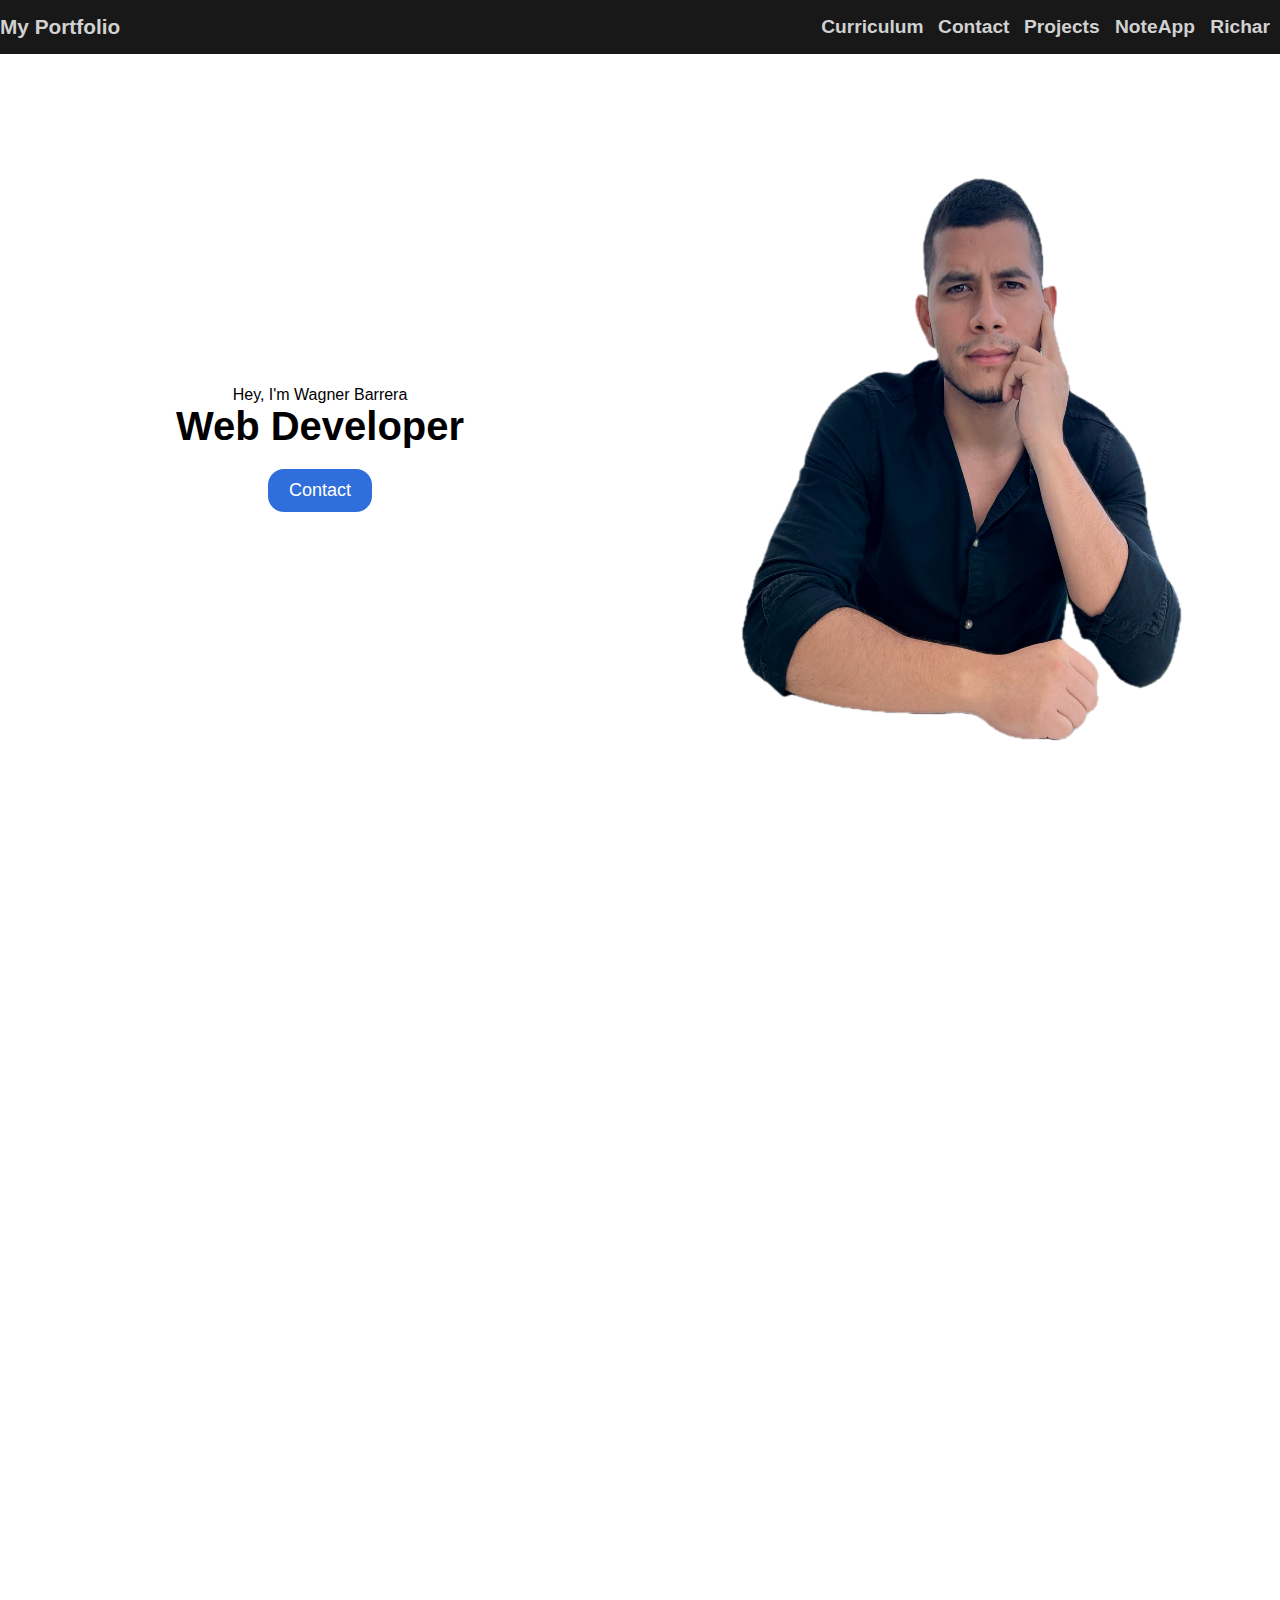
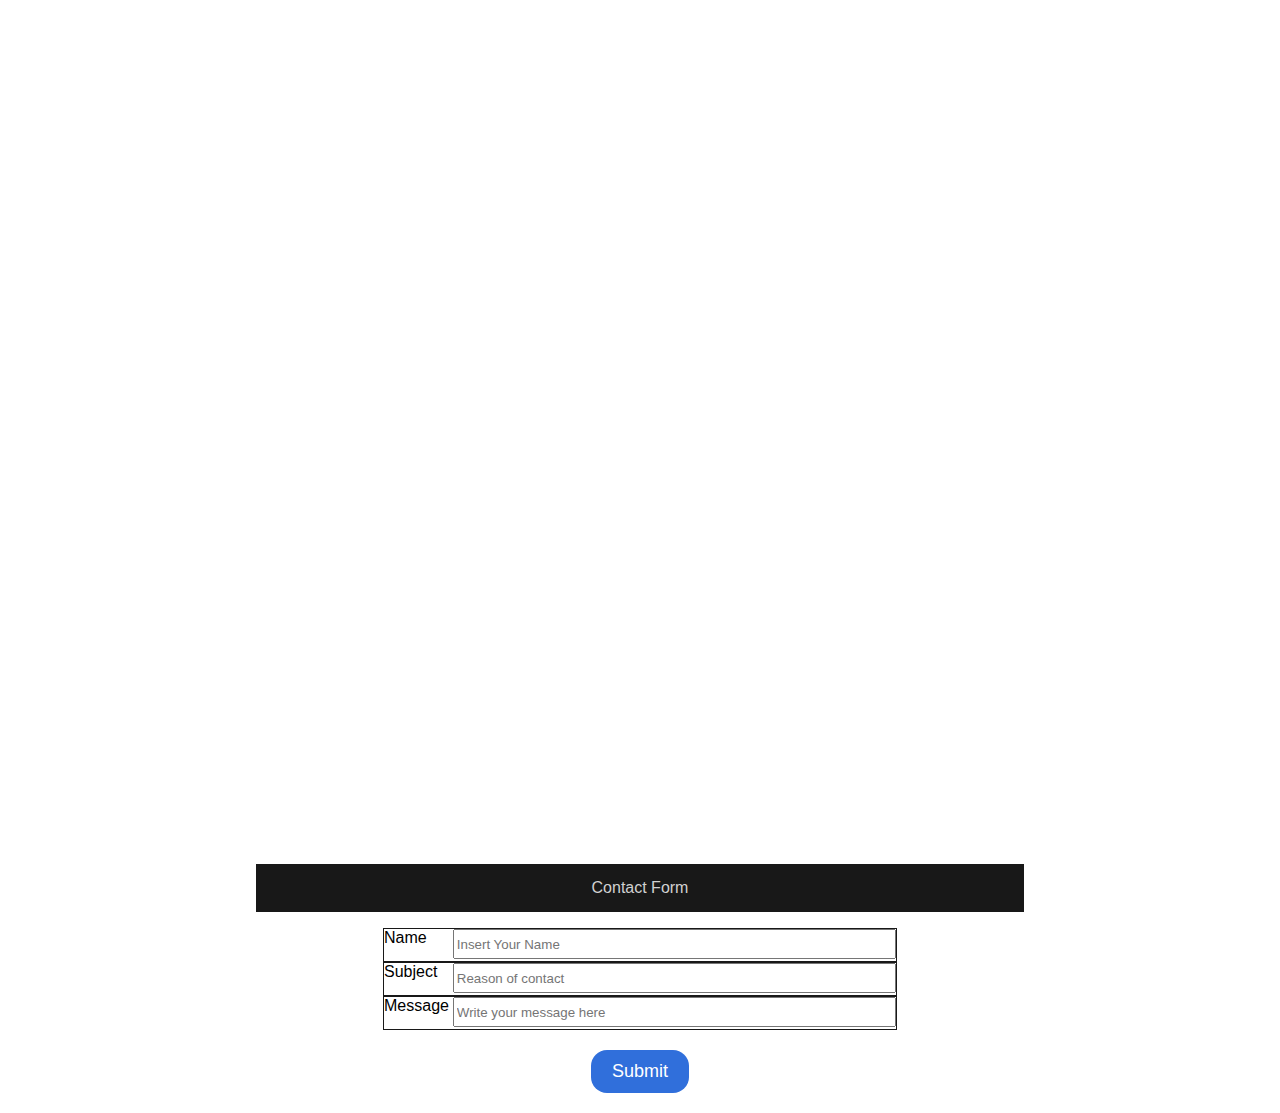
<file: index.html>
<!DOCTYPE html>
<html lang="en">
	<head>
		<meta charset="UTF-8" />
		<meta
			name="viewport"
			content="width=device-width, initial-scale=1.0"
		/>
		<title>Document</title>
		<link rel="stylesheet" href="styles.css" />
	</head>

	<body>
		<header id="header">
			<div class="logo">
				<div>My Portfolio</div>
			</div>
			<nav id="navigationbar">
				<ul class="ul">
					<li class="li">Curriculum</li>
					<li class="li"><a href="#form-section">Contact</a></li>
					<li class="li">
						<a href="02-HTML-Fundamentals/index.html"
							>Projects</a
						>
					</li>
					<li class="li">
						<a href="notesApp/index.html">NoteApp</a>
					</li>
					<li class="li">
						<a href="portafolioRichar/index.html">Richar</a>
					</li>
				</ul>
			</nav>
		</header>

		<main id="main">
			<section class="description">
				<p class="greeting">Hey, I'm Wagner Barrera</p>
				<h1 class="profesion">Web Developer</h1>
				<a href="#form-section"
					><button class="button" id="contact-button">
						Contact
					</button></a
				>
			</section>

			<aside id="aside">
				<img
					src="images/wagner-profile-picture.png"
					alt="wagner-profile-picture"
					class="wagner-profile-picture"
				/>
			</aside>
		</main>
		<section class="empty"></section>
		<section id="form-section" class="form-section">
			<form action="https://formspree.io/f/mwpkebrz" method="POST">
				<div class="form-header">Contact Form</div>
				<label for="name" class="form-label"
					>Name
					<input
						type="text"
						id="name"
						name="name"
						class="form-input"
						placeholder="Insert Your Name"
						required
					/>
				</label>

				<label for="subject" class="form-label"
					>Subject
					<input
						type="text"
						id="subject"
						name="subject"
						class="form-input"
						placeholder="Reason of contact"
						required
					/>
				</label>

				<label for="message" class="form-label"
					>Message
					<input
						type="text"
						id="message"
						name="message"
						class="form-input"
						placeholder="Write your message here"
						required
					/>
				</label>
				<button
					type="submit"
					class="button"
					id="form-submit--button"
				>
					Submit
				</button>
			</form>
		</section>
	</body>
</html>
</file>
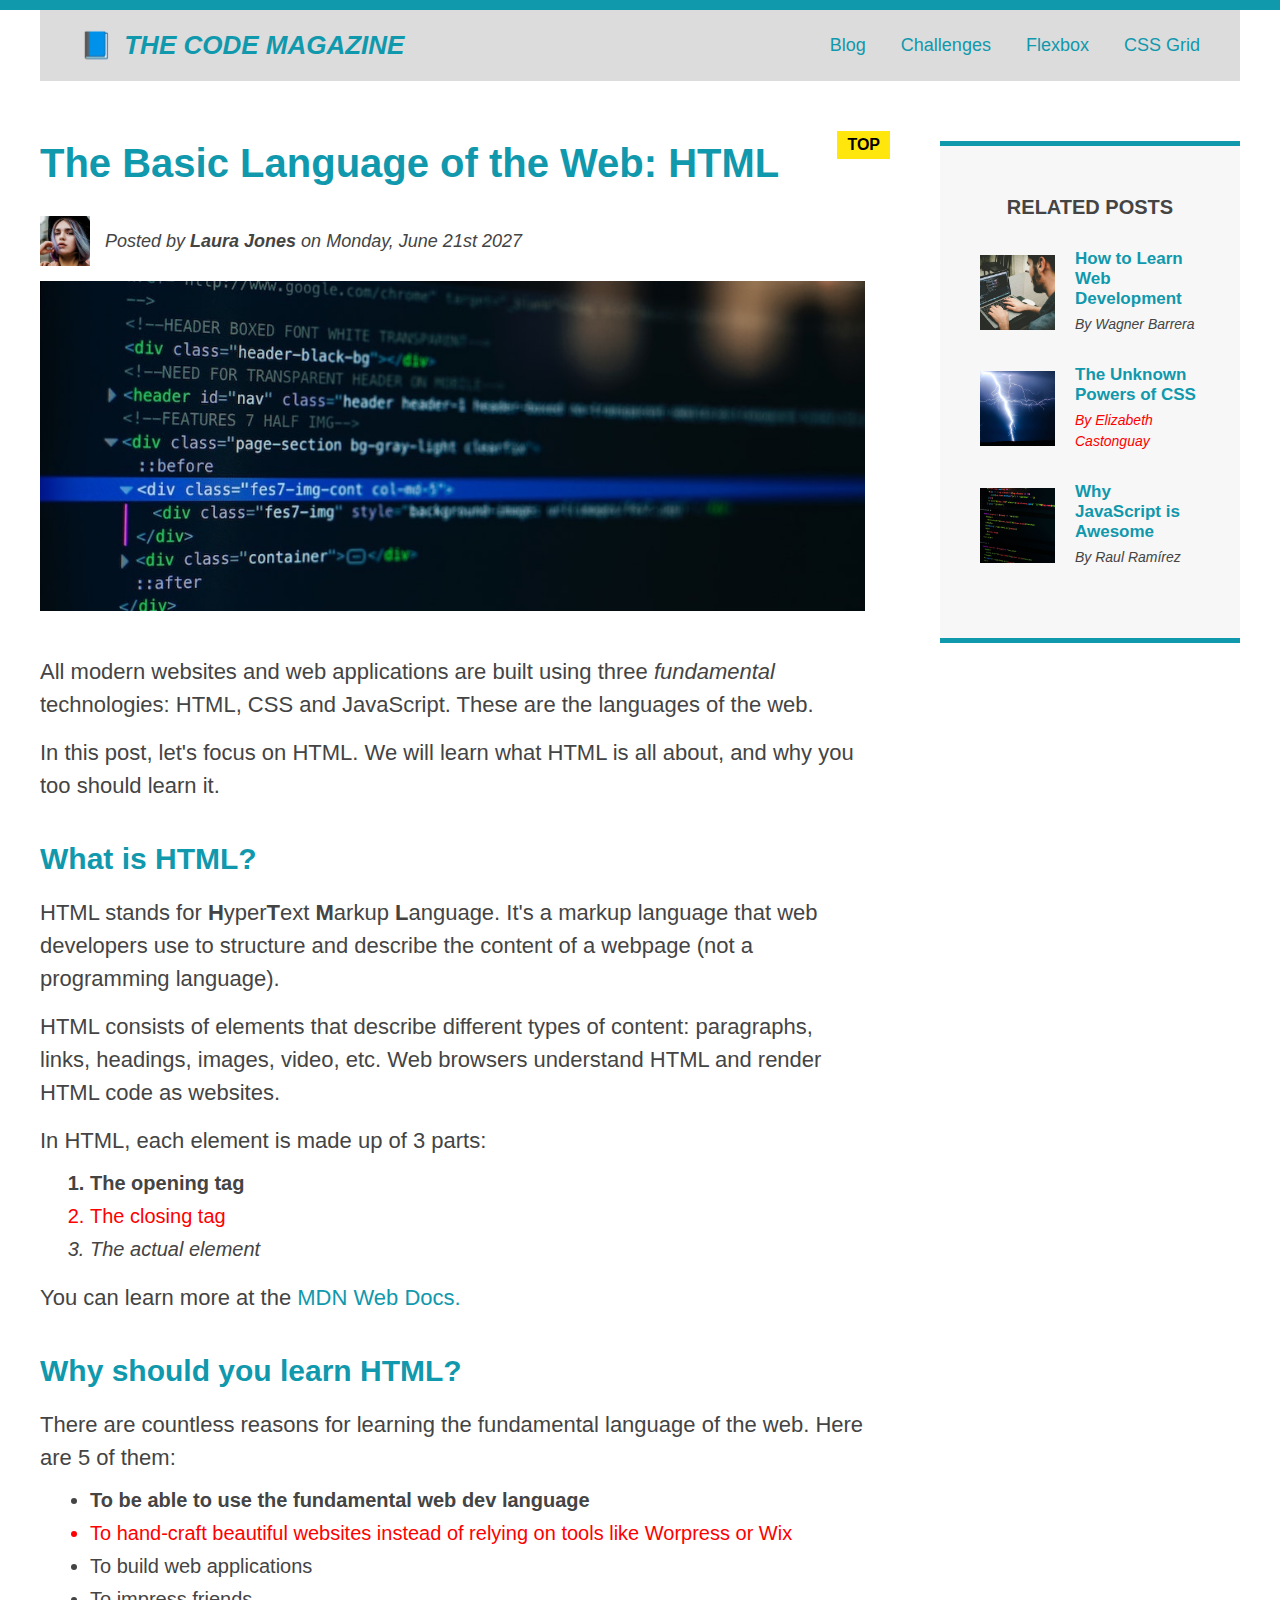
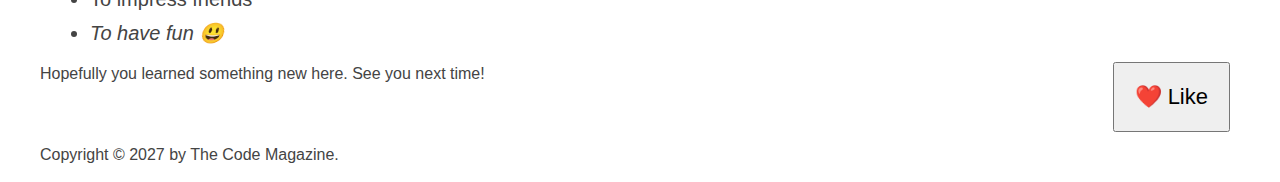
<file: 02-HTML-Fundamentals/index.html>
<!DOCTYPE html>
<html lang="en">
	<head>
		<!--metadata means data about the data-->
		<meta charset="UTF-8" />
		<!-- UTF-8 is the characters used in the english ABC-->

		<!--linking the CSS of the proyect-->
		<link href="style.css" rel="stylesheet" />

		<title>The Basic Lenguage of the Web: HTML</title>
	</head>

	<body>
		<div class="container">
			<!--Header is the top part of the document-->

			<header class="main-header clearfix">
				<h1>📘 The Code Magazine</h1>
				<!--Creating a new page inside HTML it's as simple as creating a new .html document in the folder. Here we are linking it with an <a> -->
				<nav>
					<a href="blog.html">Blog</a>
					<!--You can create a link that does not lead to anything by seting href="#"-->
					<a href="#">Challenges</a>
					<a href="flexbox.html">Flexbox</a>
					<a href="css-grid.html">CSS Grid</a>
				</nav>
				<!-- <div class="clear"></div> -->
			</header>

			<!-- <div class="row"> -->
			<article>
				<!--Top part of the article-->
				<header class="post-header">
					<h2>The Basic Language of the Web: HTML</h2>
					<!--to select an image do: 
								folder/img name-->
					<div class="author-box">
						<img
							src="img/laura-jones.jpg"
							alt="Headshot of Laura Jones"
							height="50"
							width="50"
							class="author-img"
						/>
						<!--links can lead to outside or inside the website-->

						<p id="author" class="author">
							Posted by
							<strong>Laura Jones</strong> on Monday, June
							21st 2027
						</p>
					</div>
					<!-- <img /> Does not need a closing tag, and we use its src 'attribute' to load the image-->
					<img
						src="img/post-img.jpg"
						alt="HTML code on a screen"
						width="500"
						height="200"
						class="post-img"
					/>
					<button class="like">❤️ Like</button>
				</header>

				<p>
					All modern websites and web applications are built
					using three
					<!--em stands for Emphazize-->
					<em>fundamental</em> technologies: HTML, CSS and
					JavaScript. These are the languages of the web.
				</p>
				<p>
					In this post, let's focus on HTML. We will learn what
					HTML is all about, and why you too should learn it.
				</p>
				<h3>What is HTML?</h3>
				<p>
					HTML stands for
					<strong>H</strong>yper<strong>T</strong>ext
					<strong>M</strong>arkup <strong>L</strong>anguage. It's
					a markup language that web developers use to structure
					and describe the content of a webpage (not a
					programming language).
				</p>
				<p>
					HTML consists of elements that describe different types
					of content: paragraphs, links, headings, images, video,
					etc. Web browsers understand HTML and render HTML code
					as websites.
				</p>

				<p>In HTML, each element is made up of 3 parts:</p>

				<!-- <ol> Stands for ordered list-->
				<ol>
					<!--list item (it orders the items automatically)-->
					<li class="first-li">The opening tag</li>
					<li>The closing tag</li>
					<li>The actual element</li>
				</ol>

				<p>
					You can learn more at the
					<!--'href' stands for: hypertext reference
										'target' opens the link o a different page-->
					<a
						href="https://developer.mozilla.org/en-US/docs/Web/HTML"
						target="'_blank"
						>MDN Web Docs.</a
					>
				</p>
				<h3>Why should you learn HTML?</h3>

				<p>
					There are countless reasons for learning the
					fundamental language of the web. Here are 5 of them:
				</p>

				<!--<ul> stands for unordered list-->
				<ul>
					<li class="first-li">
						To be able to use the fundamental web dev language
					</li>
					<li>
						To hand-craft beautiful websites instead of
						relying on tools like Worpress or Wix
					</li>
					<li>To build web applications</li>
					<li>To impress friends</li>
					<li>To have fun 😃</li>
				</ul>

				Hopefully you learned something new here. See you next time!
			</article>
			<!--aside is used for secondary information that complements the article or main part. -->
			<aside>
				<header>
					<h4>Related posts</h4>
				</header>
				<ul class="related">
					<li class="related-post">
						<img
							src="img/related-1.jpg"
							alt="Man using a computer"
							height="75"
							width="75"
						/>
						<div>
							<a href="#" class="related-link"
								>How to Learn Web Development</a
							>
							<p class="related-author">
								By Wagner Barrera
							</p>
						</div>
					</li>
					<li class="related-post">
						<img
							src="img/related-2.jpg"
							alt="Lightning"
							height="75"
							width="75"
						/>
						<div>
							<a href="#" class="related-link"
								>The Unknown Powers of CSS</a
							>
							<p class="related-author">
								By Elizabeth Castonguay
							</p>
						</div>
					</li>
					<li class="related-post">
						<img
							src="img/related-3.jpg"
							alt="Some code on a screen"
							height="75"
							width="75"
						/>
						<div>
							<a href="#" class="related-link"
								>Why JavaScript is Awesome</a
							>
							<p class="related-author">By Raul Ramírez</p>
						</div>
					</li>
				</ul>
			</aside>
			<!-- </div> -->
			<!-- <h1>The Basic Lenguage of the Web: HTML</h1> -->
			<!-- '&copy' inserts an HTML entity -->
			<footer>
				<!--two classes by adding a space within them-->
				<p id="copyright" class="copyright text">
					Copyright &copy; 2027 by The Code Magazine.
				</p>
			</footer>
		</div>
	</body>
</html>
</file>
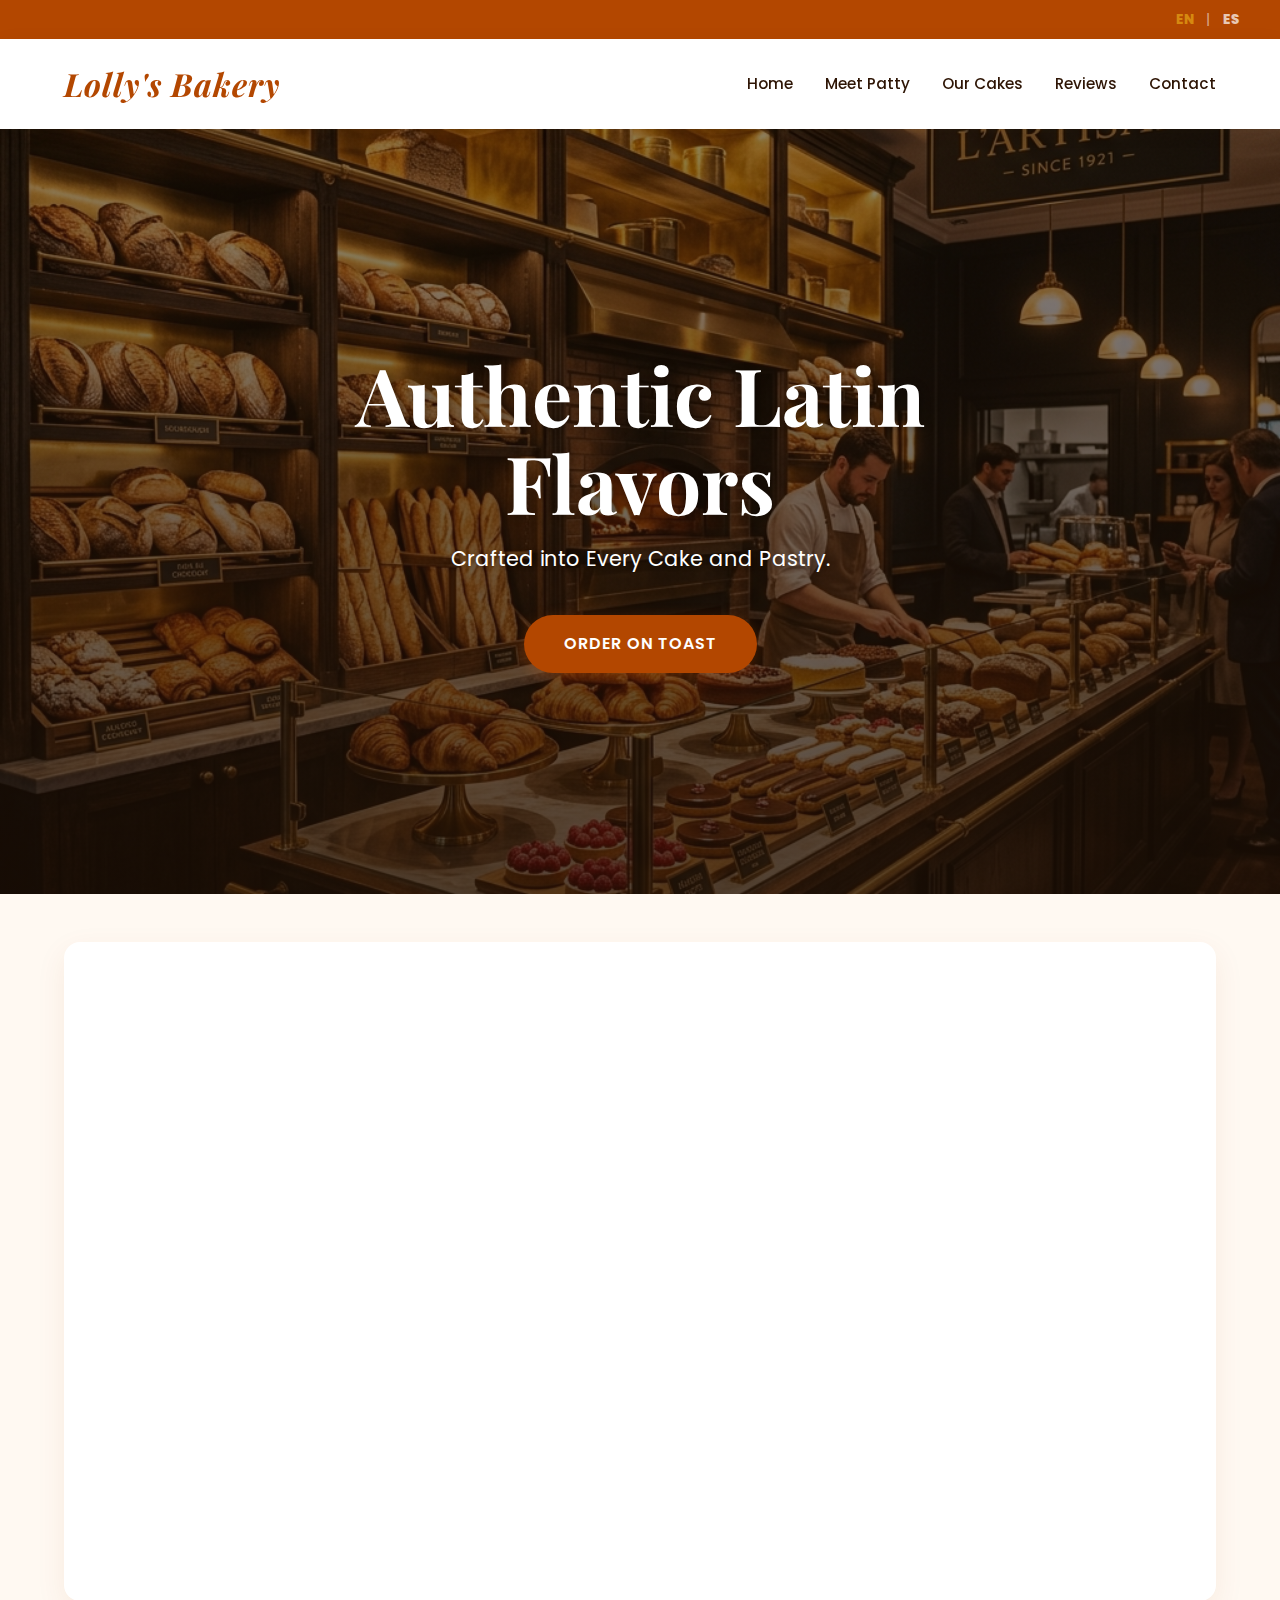
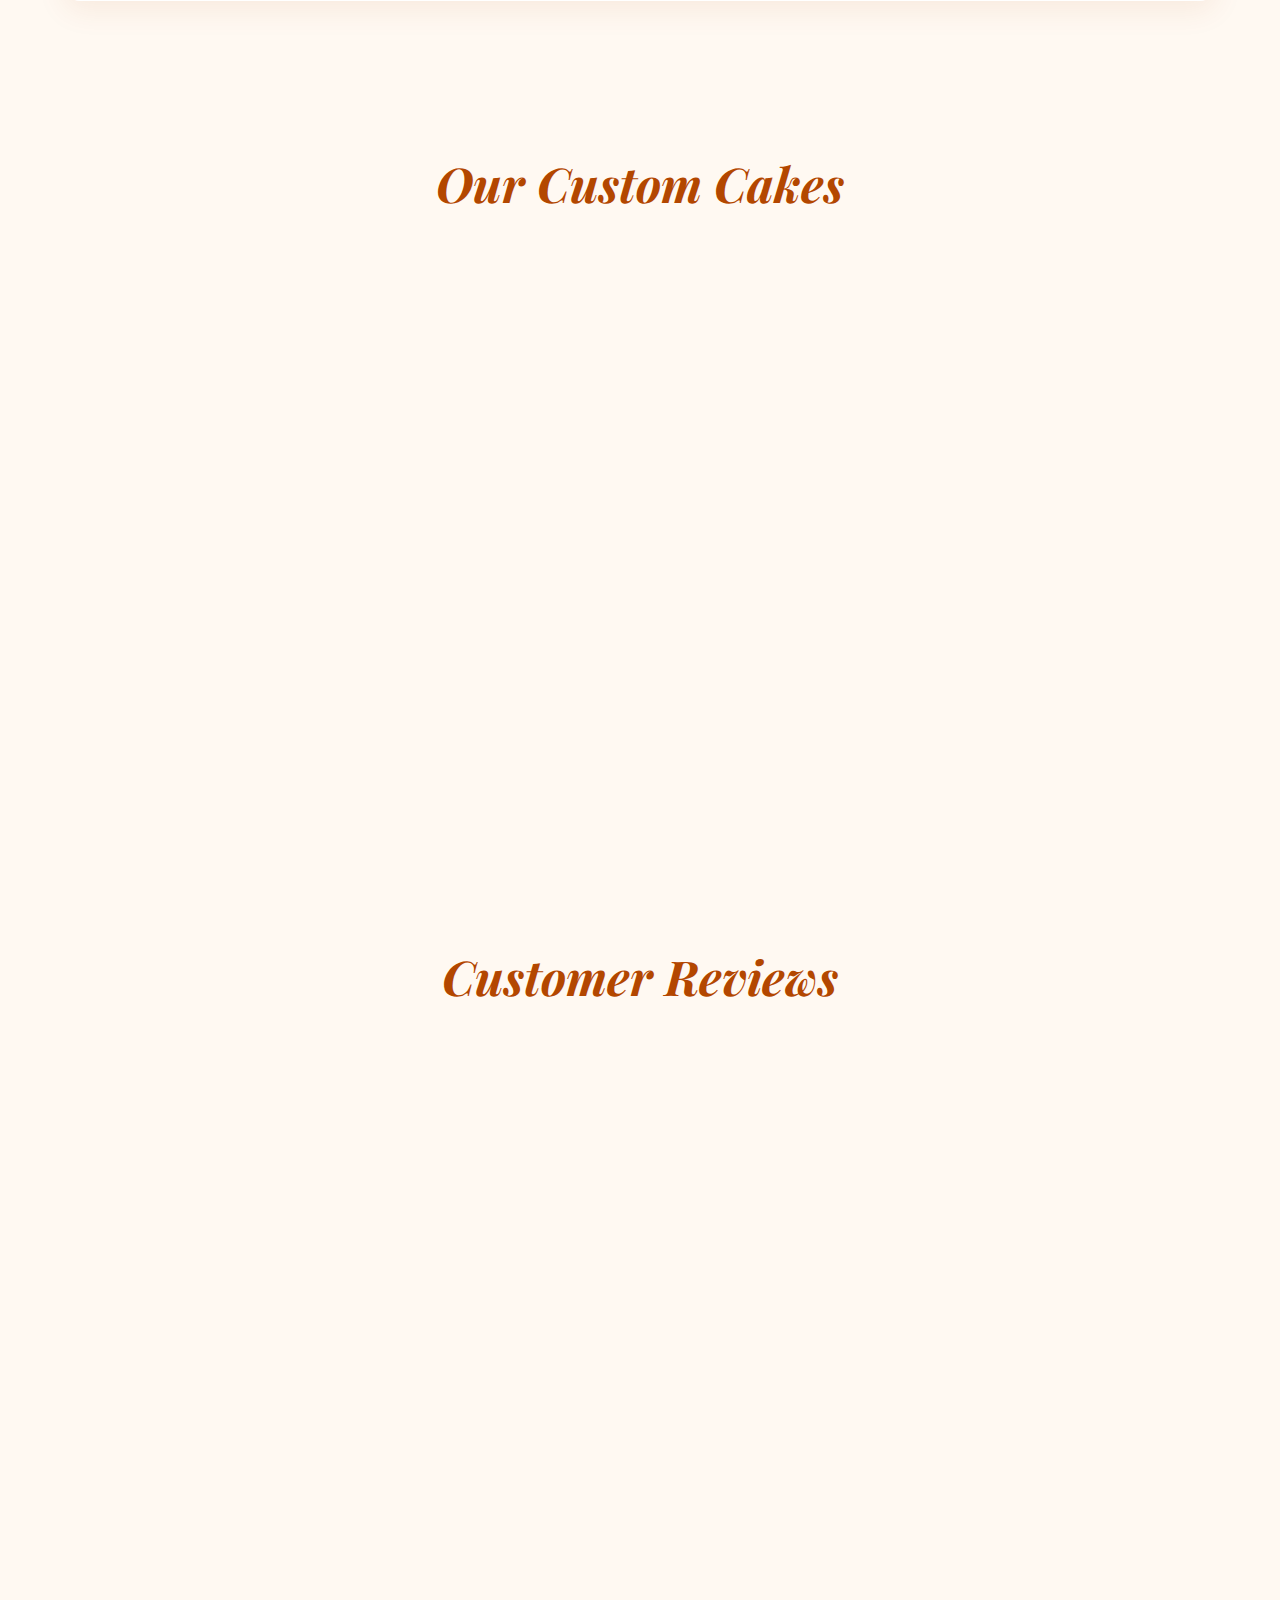
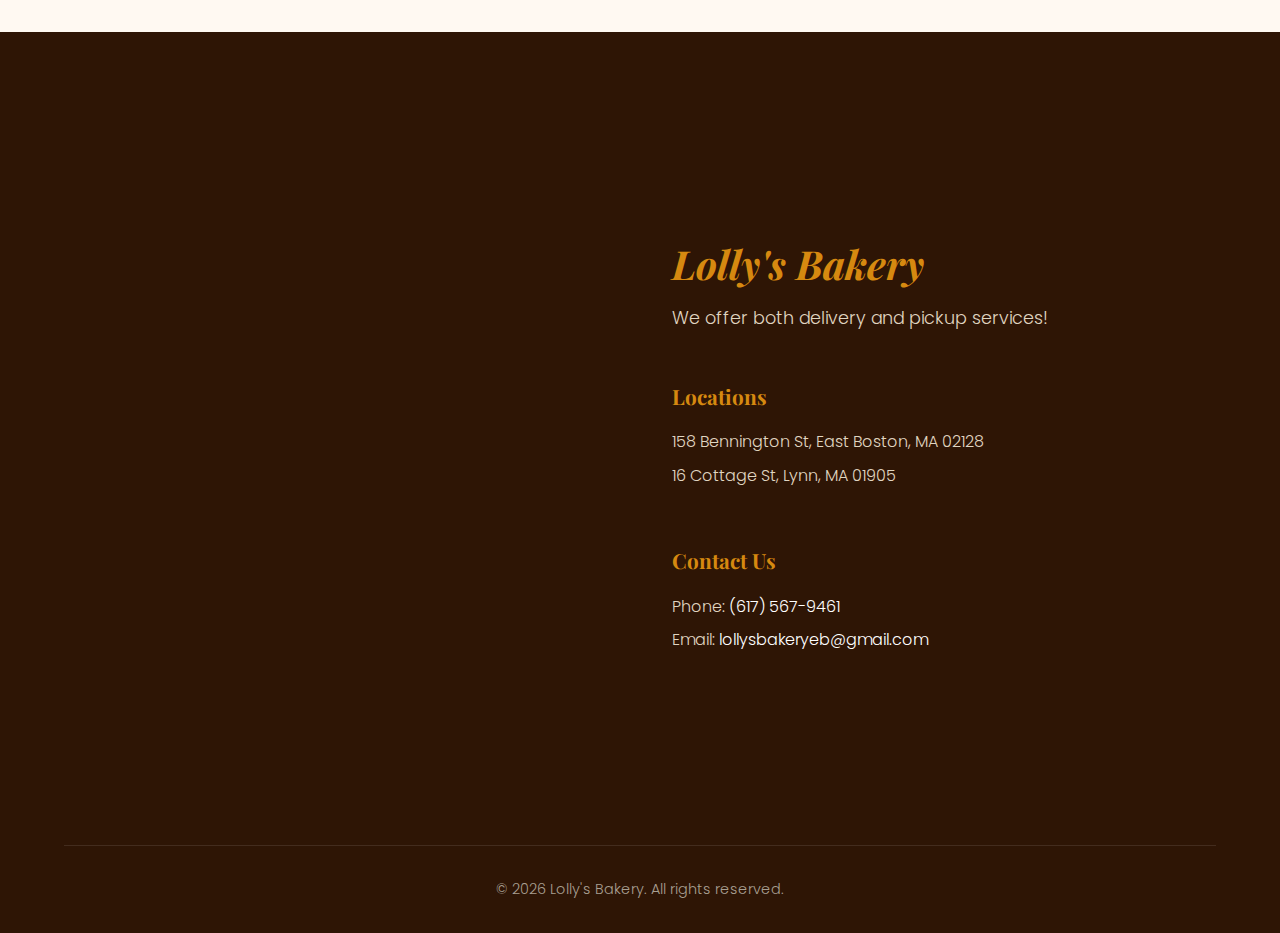
<file: luxury-bakery/index.html>
<!DOCTYPE html>
<html lang="en">
<head>
    <meta charset="UTF-8">
    <meta name="viewport" content="width=device-width, initial-scale=1.0">
    <title>Lolly's Bakery</title>
    <link rel="preconnect" href="https://fonts.googleapis.com">
    <link rel="preconnect" href="https://fonts.gstatic.com" crossorigin>
    <link href="https://fonts.googleapis.com/css2?family=Poppins:wght@300;400;500;600&family=Playfair+Display:ital,wght@0,400;0,600;0,700;1,400;1,600&display=swap" rel="stylesheet">
    <link rel="stylesheet" href="styles.css">
</head>
<body>
    <!-- Top Bar with Language Toggle -->
    <div class="top-bar">
        <div class="lang-toggle">
            <button id="lang-en" class="active">EN</button>
            <span>|</span>
            <button id="lang-es">ES</button>
        </div>
    </div>

    <!-- Navigation -->
    <nav class="navbar">
        <div class="logo">Lolly's Bakery</div>
        <ul class="nav-links">
            <li><a href="#home" class="t-nav-home">Home</a></li>
            <li><a href="#about" class="t-nav-about">Meet Patty</a></li>
            <li><a href="#menu" class="t-nav-menu">Our Cakes</a></li>
            <li><a href="#reviews" class="t-nav-reviews">Reviews</a></li>
            <li><a href="#contact" class="t-nav-contact">Contact</a></li>
        </ul>
    </nav>

    <!-- Hero Section -->
    <section id="home" class="hero">
        <div class="hero-overlay"></div>
        <div class="hero-content">
            <h1 class="t-hero-title">Authentic Latin Flavors</h1>
            <p class="t-hero-subtitle">Crafted into Every Cake and Pastry.</p>
            <a href="https://www.toasttab.com/catering/lollys-bakery-east-boston-158-bennington-street" target="_blank" class="btn t-hero-btn">Order on Toast</a>
        </div>
    </section>

    <!-- About Section -->
    <section id="about" class="about">
        <div class="about-container">
            <div class="about-text">
                <h2 class="t-about-title">Meet the Owner: Patty Guzman</h2>
                <p class="t-about-p1">Patty, the proud owner of Lolly’s Bakery, began her journey in the small countryside of Jalisco, Mexico, where she grew up surrounded by the sounds of chickens and the dreams of her family.</p>
                <p class="t-about-p2">At just 12 years old, Patty made the courageous journey to the United States, carrying with her the hope and determination her parents had planted in her heart. She grew up embracing hard work, following harvests alongside her family, and dreaming of a brighter future.</p>
                <p class="t-about-p3">With grit and an unwavering connection to her roots, Patty turned her love for baking and her Latin heritage into Lolly’s Bakery—a thriving business. Lolly’s Bakery celebrates Latin American flavors, community, and the power of perseverance. From her humble beginnings to now, Patty’s story inspires generations to follow their dreams and believe in the possibilities born from hard work and tradition.</p>
            </div>
        </div>
    </section>

    <!-- Menu Section -->
    <section id="menu" class="menu">
        <h2 class="section-title t-menu-title">Our Custom Cakes</h2>
        <div class="menu-grid">
            <div class="menu-card">
                <div class="card-img-wrapper">
                    <img src="images/cake.png" alt="Floral Forest">
                </div>
                <div class="card-content">
                    <h3 class="t-item1-title">Floral Forest</h3>
                    <p class="t-item1-desc">Enjoy the goodness of frosted flowers and layers of perfection.</p>
                </div>
            </div>
            <div class="menu-card">
                <div class="card-img-wrapper">
                    <img src="images/croissant.png" alt="Purple Frosted Delight">
                </div>
                <div class="card-content">
                    <h3 class="t-item2-title">Purple Frosted Delight</h3>
                    <p class="t-item2-desc">An elegant white cake adorned with delicate purple flowers.</p>
                </div>
            </div>
            <div class="menu-card">
                <div class="card-img-wrapper">
                    <img src="images/bread.png" alt="Under the Sea">
                </div>
                <div class="card-content">
                    <h3 class="t-item3-title">Under the Sea</h3>
                    <p class="t-item3-desc">Dive into a magical 'Under the Sea' cake, featuring ocean blues, seashells, and sea creatures!</p>
                </div>
            </div>
        </div>
    </section>

    <!-- Reviews Section -->
    <section id="reviews" class="reviews">
        <h2 class="section-title t-reviews-title">Customer Reviews</h2>
        <div class="reviews-grid">
            <div class="review-card">
                <p class="t-review1-text">"Very friendly staff. They provided great assistance when I was ordering my son’s first birthday cake. The cake was beautifully decorated and the tres leches cake was absolutely delicious! We will regularly order all of our future, family birthday cakes from Lolly’s!"</p>
                <h4 class="t-review1-author">- Jacqueline G.</h4>
            </div>
            <div class="review-card">
                <p class="t-review2-text">"I just visited Lolly’s bakery for the first time to pick up a Tres leches cake for my wife’s birthday. It’s a cozy little shop with a great neighborhood feel. The staff were very helpful and accommodating. It’s also worth mentioning that the place is so spotlessly clean, you can practically eat off of the floor. I highly recommend."</p>
                <h4 class="t-review2-author">- Anonymous</h4>
            </div>
            <div class="review-card">
                <p class="t-review3-text">"The sweetest little bakery in Eastie. This is one of those places that helps define the community. Open early in the morning serving fresh breads, pastries, and unassuming coffee- Lolly's feeds the neighborhood and is well loved in return."</p>
                <h4 class="t-review3-author">- Israel S.</h4>
            </div>
        </div>
    </section>

    <!-- Footer / Contact Section -->
    <footer id="contact" class="footer">
        <div class="footer-container">
            <!-- Contact Form -->
            <div class="contact-form-wrapper">
                <h2 class="t-form-title">Send us a Message</h2>
                <form action="https://formsubmit.co/lollysbakeryeb@gmail.com" method="POST" class="contact-form">
                    <!-- FormSubmit Configuration -->
                    <input type="hidden" name="_subject" value="New message from Lolly's Bakery Website!">
                    <input type="hidden" name="_captcha" value="false">
                    
                    <div class="input-group">
                        <label for="name" class="t-form-name">Name</label>
                        <input type="text" id="name" name="name" required>
                    </div>
                    <div class="input-group">
                        <label for="email" class="t-form-email">Email</label>
                        <input type="email" id="email" name="email" required>
                    </div>
                    <div class="input-group">
                        <label for="message" class="t-form-message">Message</label>
                        <textarea id="message" name="message" rows="4" required></textarea>
                    </div>
                    <button type="submit" class="btn btn-submit t-form-submit">Send Message</button>
                </form>
            </div>
            
            <!-- Footer Details -->
            <div class="footer-details">
                <div class="footer-brand">
                    <h2>Lolly's Bakery</h2>
                    <p class="t-footer-tagline">We offer both delivery and pickup services!</p>
                </div>
                <div class="footer-info">
                    <h3 class="t-footer-visit">Locations</h3>
                    <p>158 Bennington St, East Boston, MA 02128</p>
                    <p>16 Cottage St, Lynn, MA 01905</p>
                </div>
                <div class="footer-contact">
                    <h3 class="t-footer-contact">Contact Us</h3>
                    <p class="t-footer-phone">Phone: <a href="tel:+16175679461">(617) 567-9461</a></p>
                    <p class="t-footer-email">Email: <a href="mailto:lollysbakeryeb@gmail.com">lollysbakeryeb@gmail.com</a></p>
                </div>
            </div>
        </div>
        <div class="footer-bottom">
            <p>&copy; 2026 Lolly's Bakery. All rights reserved.</p>
        </div>
    </footer>

    <script src="script.js"></script>
</body>
</html>
</file>
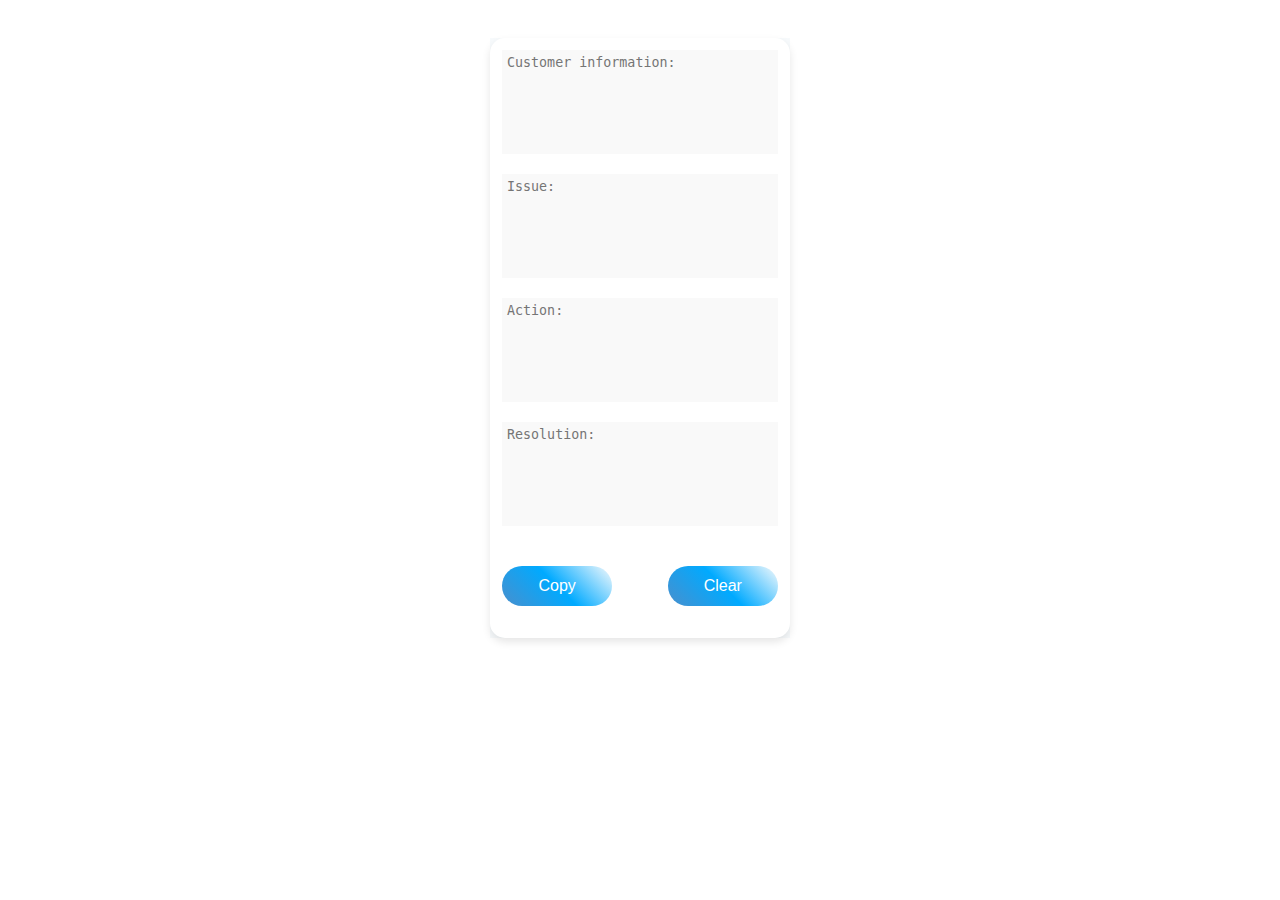
<file: notesApp/index.html>
<!DOCTYPE html>
<html>
	<head lang="en">
		<meta charset="utf-8" />
		<meta
			name="viewport"
			content="width=device-width, initial-scale=1.0"
		/>
		<link href="styles.css" rel="stylesheet" />
		<script src="scripts.js" defer></script>
		<title>Notes App</title>
	</head>

	<body>
		<!-- <div class="back">＜</div> -->
		<div class="form-container">
			<form id="form">
				<textarea
					id="nameText"
					placeholder="Customer information:"
					class="input"
				></textarea>
				<textarea
					id="issueText"
					placeholder="Issue:"
					class="input"
				></textarea>
				<textarea
					id="actionText"
					placeholder="Action:"
					class="input"
				></textarea>
				<textarea
					id="resolutionText"
					placeholder="Resolution:"
					class="input"
				></textarea>
				<div class="buttonsArea">
					<button
						type="button"
						id="copyButton"
						class="copyButton"
					>
						Copy
					</button>
					<button class="clearButton" type="submit">
						Clear
					</button>
				</div>
			</form>
		</div>
	</body>
</html>
</file>
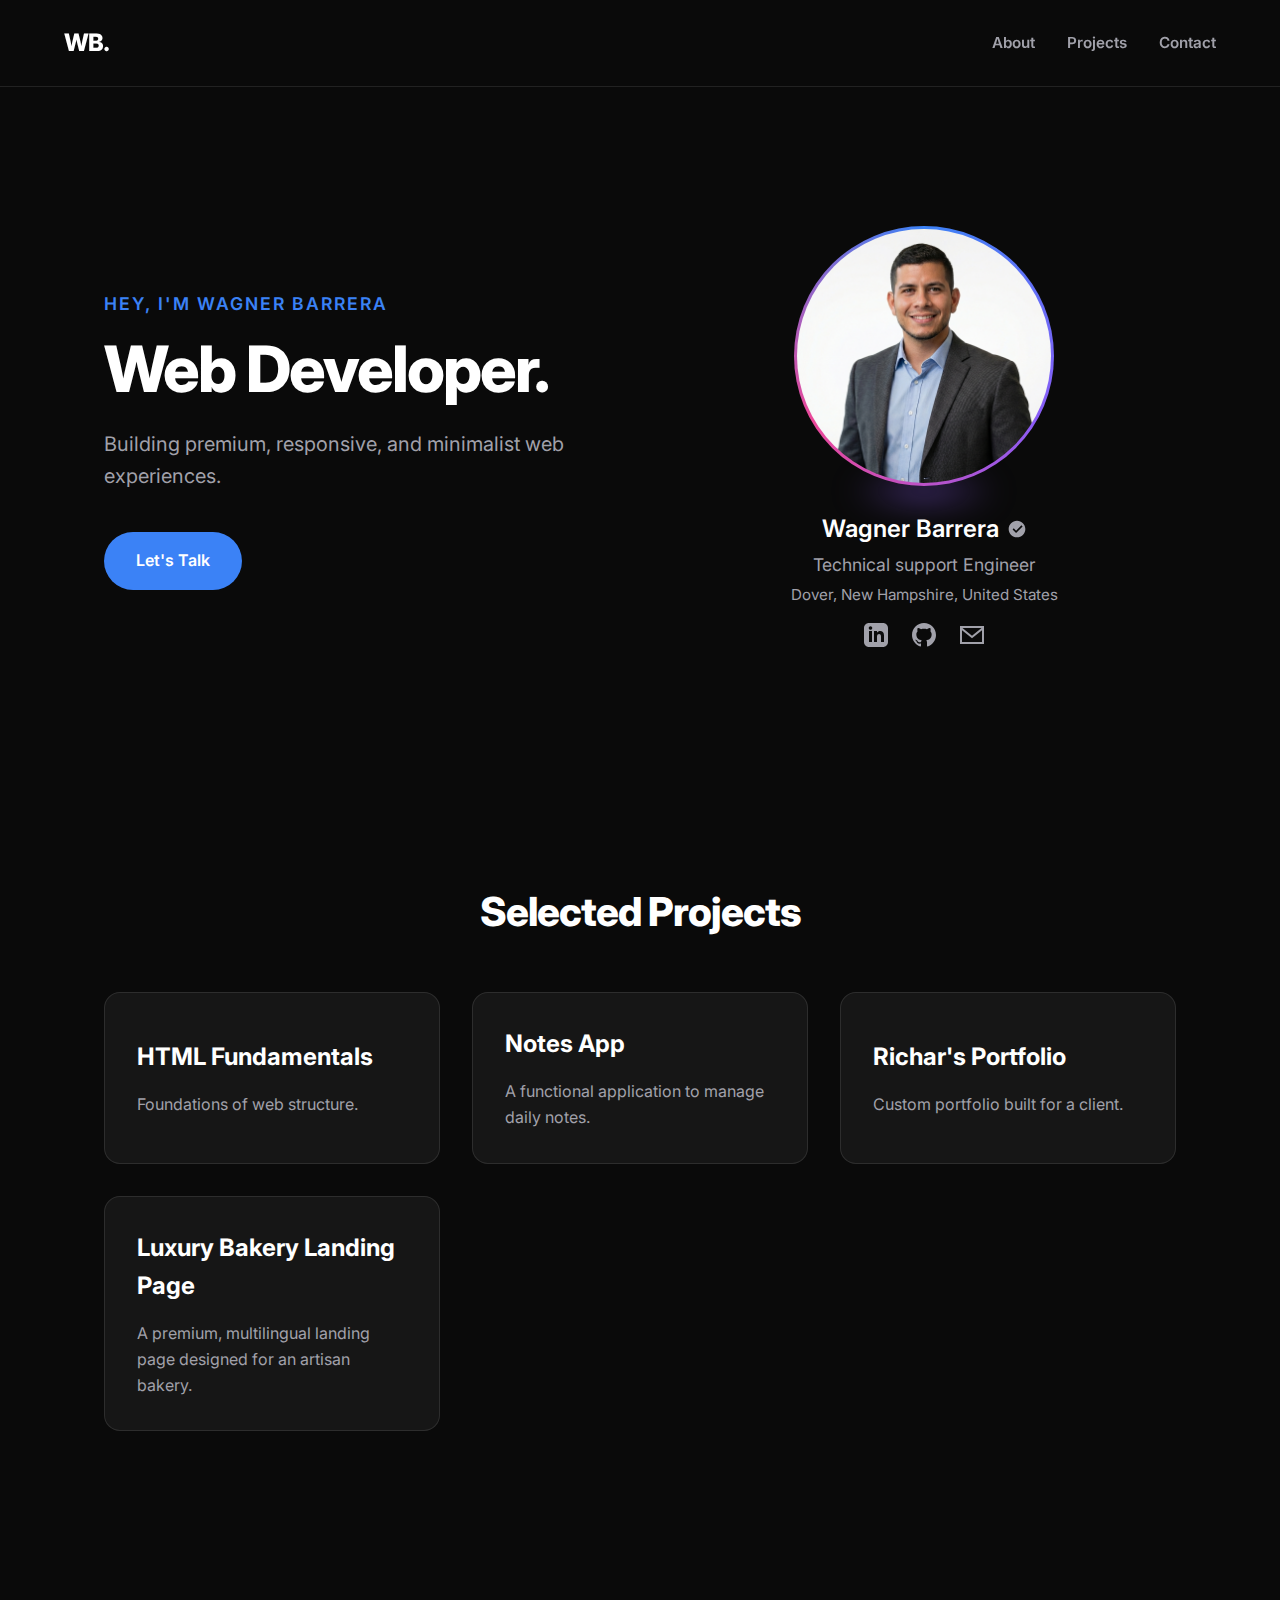
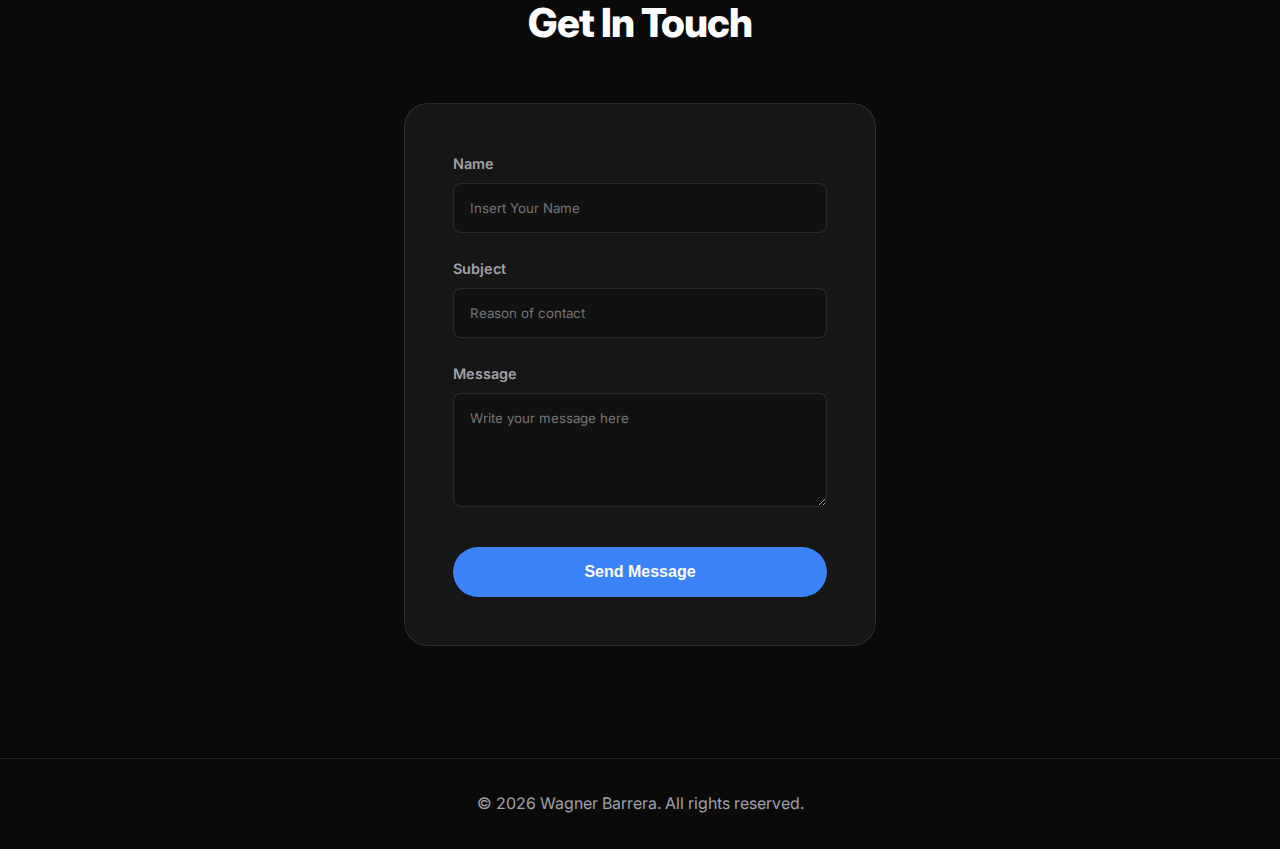
<file: portfolio-main/portfolio-main/index.html>
<!DOCTYPE html>
<html lang="en">

<head>
    <meta charset="UTF-8" />
    <meta name="viewport" content="width=device-width, initial-scale=1.0" />
    <title>Wagner Barrera - Web Developer</title>
    <!-- Google Fonts: Inter -->
    <link rel="preconnect" href="https://fonts.googleapis.com">
    <link rel="preconnect" href="https://fonts.gstatic.com" crossorigin>
    <link href="https://fonts.googleapis.com/css2?family=Inter:wght@300;400;600;800&display=swap" rel="stylesheet">
    <link rel="stylesheet" href="styles.css?v=5" />
</head>

<body>
    <header id="header">
        <div class="logo">WB.</div>
        <nav id="navigationbar">
            <ul class="nav-links">
                <li><a href="#about">About</a></li>
                <li><a href="#projects">Projects</a></li>
                <li><a href="#contact">Contact</a></li>
            </ul>
        </nav>
    </header>

    <main id="main">
        <section id="about" class="hero">
            <div class="hero-content">
                <p class="greeting">Hey, I'm Wagner Barrera</p>
                <h1 class="profession">Web Developer.</h1>
                <p class="description">Building premium, responsive, and minimalist web experiences.</p>
                <a href="#contact" class="button">Let's Talk</a>
            </div>
            <div class="hero-image">
                <div class="image-wrapper">
                    <img src="images/wagner-profile-picture.png" alt="Wagner Barrera Profile" class="profile-picture" />
                </div>
                <div class="profile-details">
                    <h2 class="profile-name">Wagner Barrera <svg aria-hidden="true" width="20" height="20"
                            viewBox="0 0 24 24" fill="currentColor"
                            style="vertical-align: text-bottom; color: var(--text-secondary);">
                            <path
                                d="M12 2C6.5 2 2 6.5 2 12s4.5 10 10 10 10-4.5 10-10S17.5 2 12 2zm-1.1 14.8l-4.2-4.2 1.4-1.4 2.8 2.8 6.4-6.4 1.4 1.4-7.8 7.8z">
                            </path>
                        </svg></h2>
                    <p class="profile-title">Technical support Engineer</p>
                    <p class="profile-location">Dover, New Hampshire, United States</p>
                    <div class="profile-socials">
                        <a href="https://www.linkedin.com/in/wagnerbarrera" target="_blank" title="LinkedIn"><svg
                                width="24" height="24" viewBox="0 0 24 24" fill="currentColor">
                                <path
                                    d="M19 0h-14c-2.761 0-5 2.239-5 5v14c0 2.761 2.239 5 5 5h14c2.762 0 5-2.239 5-5v-14c0-2.761-2.238-5-5-5zm-11 19h-3v-11h3v11zm-1.5-12.268c-.966 0-1.75-.79-1.75-1.764s.784-1.764 1.75-1.764 1.75.79 1.75 1.764-.783 1.764-1.75 1.764zm13.5 12.268h-3v-5.604c0-3.368-4-3.113-4 0v5.604h-3v-11h3v1.765c1.396-2.586 7-2.777 7 2.476v6.759z" />
                            </svg></a>
                        <a href="https://github.com/wagner-barrera" target="_blank" title="GitHub"><svg width="24"
                                height="24" viewBox="0 0 24 24" fill="currentColor">
                                <path
                                    d="M12 0c-6.626 0-12 5.373-12 12 0 5.302 3.438 9.8 8.207 11.387.599.111.793-.261.793-.577v-2.234c-3.338.726-4.033-1.416-4.033-1.416-.546-1.387-1.333-1.756-1.333-1.756-1.089-.745.083-.729.083-.729 1.205.084 1.839 1.237 1.839 1.237 1.07 1.834 2.807 1.304 3.492.997.107-.775.418-1.305.762-1.604-2.665-.305-5.467-1.334-5.467-5.931 0-1.311.469-2.381 1.236-3.221-.124-.303-.535-1.524.117-3.176 0 0 1.008-.322 3.301 1.23.957-.266 1.983-.399 3.003-.404 1.02.005 2.047.138 3.006.404 2.291-1.552 3.297-1.23 3.297-1.23.653 1.653.242 2.874.118 3.176.77.84 1.235 1.911 1.235 3.221 0 4.609-2.807 5.624-5.479 5.921.43.372.823 1.102.823 2.222v3.293c0 .319.192.694.801.576 4.765-1.589 8.199-6.086 8.199-11.386 0-6.627-5.373-12-12-12z" />
                            </svg></a>
                        <a href="#contact" title="Email"><svg width="24" height="24" viewBox="0 0 24 24"
                                fill="currentColor">
                                <path
                                    d="M0 3v18h24v-18h-24zm21.518 2l-9.518 7.713-9.518-7.713h19.036zm-19.518 14v-11.817l10 8.104 10-8.104v11.817h-20z" />
                            </svg></a>
                    </div>
                </div>
            </div>
        </section>

        <section id="projects" class="projects-section">
            <h2 class="section-title">Selected Projects</h2>
            <div class="projects-grid">
                <a href="02-HTML-Fundamentals/index.html" class="project-card">
                    <h3>HTML Fundamentals</h3>
                    <p>Foundations of web structure.</p>
                </a>
                <a href="notesApp/index.html" class="project-card">
                    <h3>Notes App</h3>
                    <p>A functional application to manage daily notes.</p>
                </a>
                <a href="portafolioRichar/index.html" class="project-card">
                    <h3>Richar's Portfolio</h3>
                    <p>Custom portfolio built for a client.</p>
                </a>
                <a href="luxury-bakery/index.html" class="project-card">
                    <h3>Luxury Bakery Landing Page</h3>
                    <p>A premium, multilingual landing page designed for an artisan bakery.</p>
                </a>
            </div>
        </section>

        <section id="contact" class="form-section">
            <h2 class="section-title">Get In Touch</h2>
            <form action="https://formspree.io/f/mwpkebrz" method="POST" class="contact-form">
                <div class="input-group">
                    <label for="name">Name</label>
                    <input type="text" id="name" name="name" placeholder="Insert Your Name" required />
                </div>
                <div class="input-group">
                    <label for="subject">Subject</label>
                    <input type="text" id="subject" name="subject" placeholder="Reason of contact" required />
                </div>
                <div class="input-group">
                    <label for="message">Message</label>
                    <textarea id="message" name="message" placeholder="Write your message here" rows="5"
                        required></textarea>
                </div>
                <button type="submit" class="button submit-button">Send Message</button>
            </form>
        </section>
    </main>

    <footer>
        <p>&copy; 2026 Wagner Barrera. All rights reserved.</p>
    </footer>
</body>

</html>
</file>
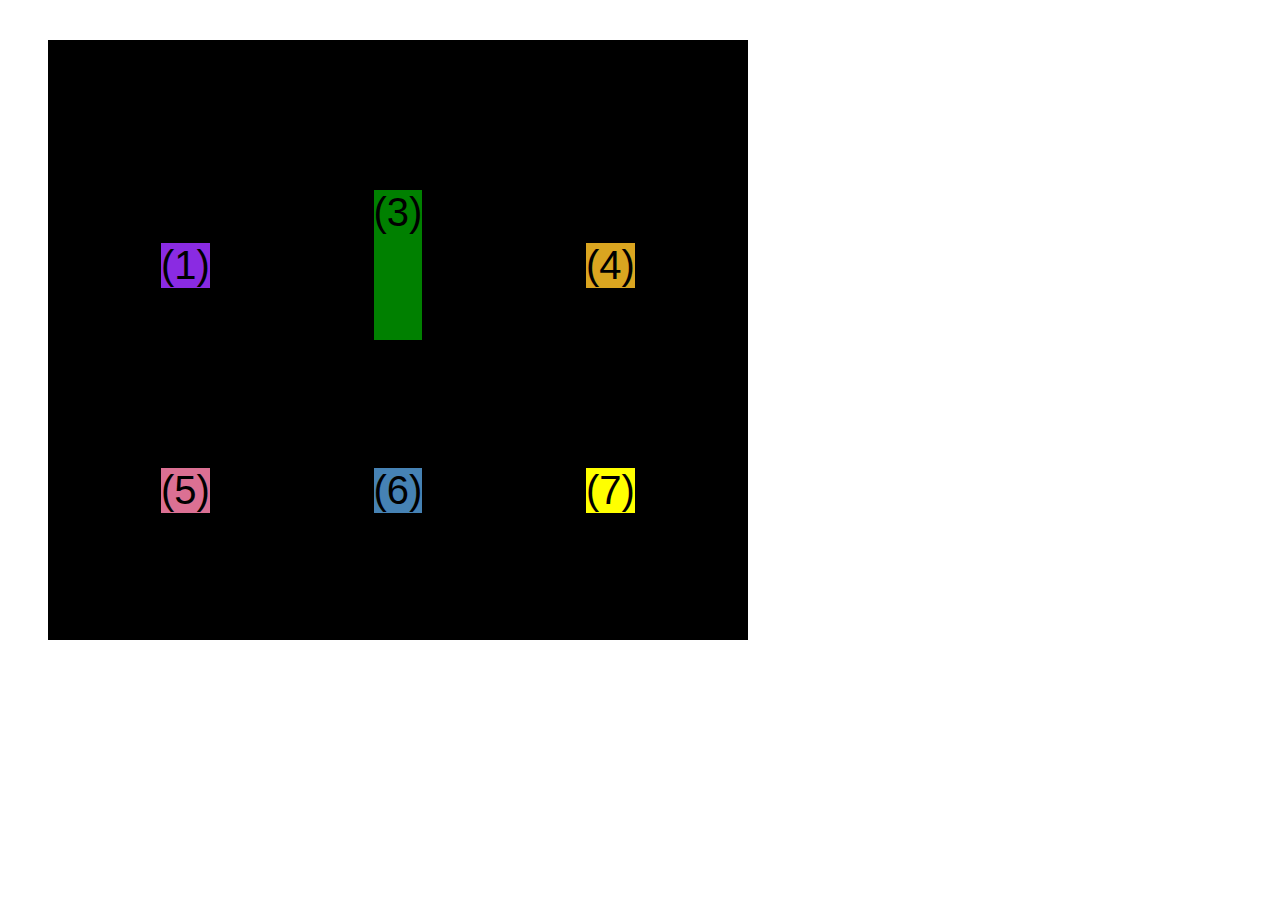
<file: 02-HTML-Fundamentals/css-grid.html>
<!DOCTYPE html>
<html lang="en">
	<head>
		<meta charset="UTF-8" />
		<meta http-equiv="X-UA-Compatible" content="IE=edge" />
		<meta
			name="viewport"
			content="width=device-width, initial-scale=1.0"
		/>
		<title>CSS Grid</title>
		<style>
			.el--1 {
				background-color: blueviolet;
			}
			.el--2 {
				background-color: orangered;
			}
			.el--3 {
				background-color: green;
				height: 150px;
			}
			.el--4 {
				background-color: goldenrod;
			}
			.el--5 {
				background-color: palevioletred;
			}
			.el--6 {
				background-color: steelblue;
			}
			.el--7 {
				background-color: yellow;
			}
			.el--8 {
				background-color: crimson;
			}

			.container--1 {
				/* STARTER */
				font-family: sans-serif;
				background-color: #ddd;
				font-size: 30px;
				margin: 40px;

				/* CSS GRID */
				display: grid;
				/* grid-template-rows: 300px 200px;  */
				/* 1fr allows to grow as much as needed */
				/* auto allows to grow only as big as its content */
				grid-template-columns: repeat(4, 1fr);
				grid-template-rows: 1fr, 1fr;
				/* height: 500px; */

				/* gap: 30px; */
				column-gap: 20px;
				row-gap: 40px;
				display: none;
			}

			.el--8 {
				grid-column: 2 / 3;
				/* use span to indicate how many cells you want it to extend */
				grid-row: 1 / span 1;
			}

			.el--2 {
				/* grid-column: 1 / -1; */
				grid-row: 2 / 3;
			}

			.el--6 {
				/* grid-row: 3 / 6; */
			}

			.container--2 {
				/* CSS GRID */
				/* STARTER */
				font-family: sans-serif;
				background-color: black;
				font-size: 40px;
				margin: 40px;

				width: 700px;
				height: 600px;

				display: grid;
				grid-template-columns: 125px 200px 125px;
				grid-template-rows: 250px 100px;
				gap: 50px;

				/* aligning tracks inside container 
          Distribute empty space*/
				justify-content: center;
				/* justify-content: space-between; */
				align-content: center;

				/* aligning items INSIDE cells: movng items around, inside the cells */

				align-items: center;
				justify-items: center;
			}
			.el--3 {
				align-self: center;
				justify-self: center;
			}
		</style>
	</head>
	<body>
		<div class="container--1">
			<div class="el el--1">(1) HTML</div>
			<div class="el el--2">(2) and</div>
			<div class="el el--3">(3) CSS</div>
			<div class="el el--4">(4) are</div>
			<div class="el el--5">(5) amazing</div>
			<div class="el el--6">(6) languages</div>
			<div class="el el--7">(7) to</div>
			<div class="el el--8">(8) learn</div>
		</div>

		<div class="container--2">
			<div class="el el--1">(1)</div>
			<div class="el el--3">(3)</div>
			<div class="el el--4">(4)</div>
			<div class="el el--5">(5)</div>
			<div class="el el--6">(6)</div>
			<div class="el el--7">(7)</div>
		</div>
	</body>
</html>
</file>
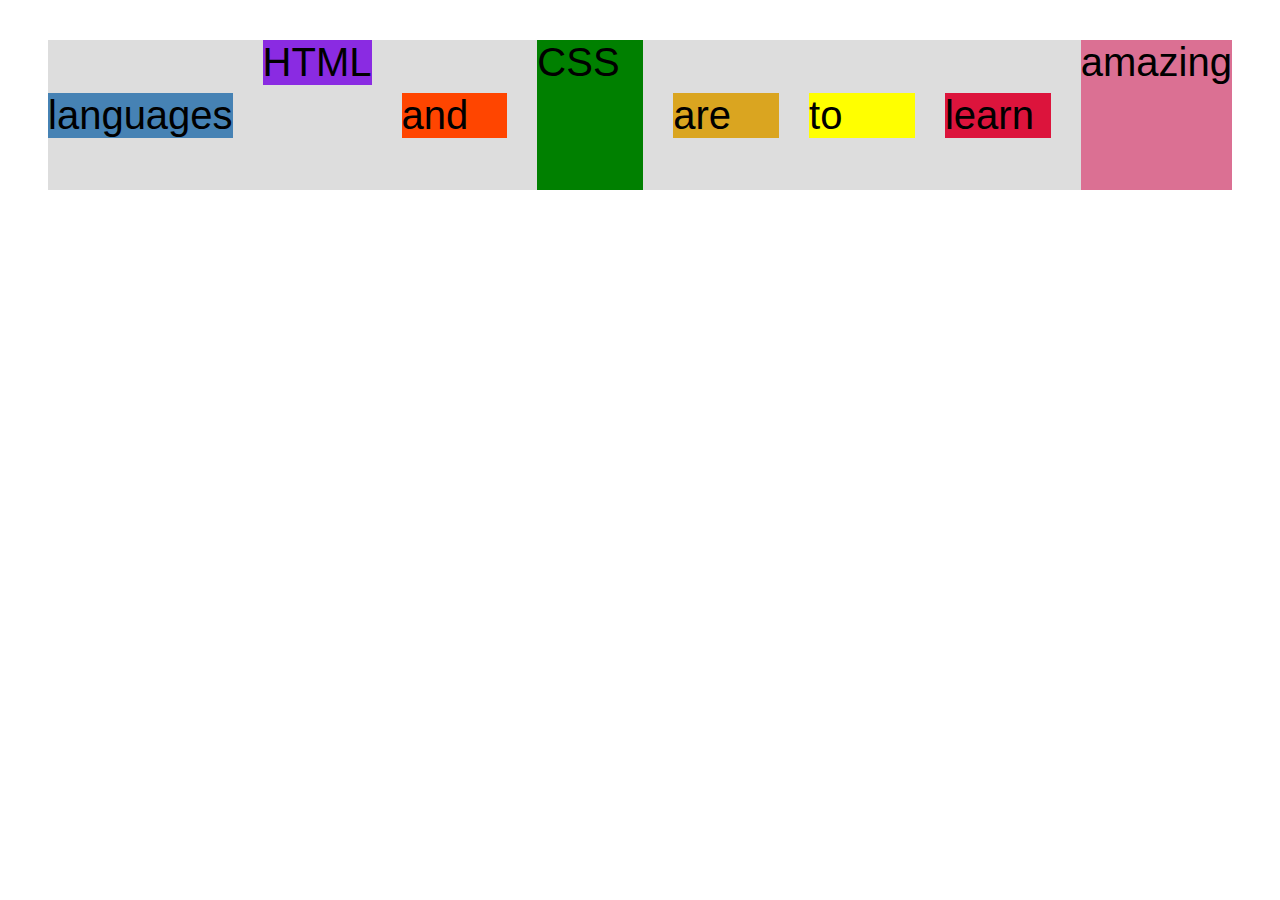
<file: 02-HTML-Fundamentals/flexbox.html>
<!DOCTYPE html>
<html lang="en">
	<head>
		<meta charset="UTF-8" />
		<meta http-equiv="X-UA-Compatible" content="IE=edge" />
		<meta
			name="viewport"
			content="width=device-width, initial-scale=1.0"
		/>
		<title>Flexbox</title>
		<style>
			.el--1 {
				background-color: blueviolet;
			}
			.el--2 {
				background-color: orangered;
			}
			.el--3 {
				background-color: green;
				height: 150px;
			}
			.el--4 {
				background-color: goldenrod;
			}
			.el--5 {
				background-color: palevioletred;
			}
			.el--6 {
				background-color: steelblue;
			}
			.el--7 {
				background-color: yellow;
			}
			.el--8 {
				background-color: crimson;
			}

			.container {
				/* STARTER */
				font-family: sans-serif;
				background-color: #ddd;
				font-size: 40px;
				margin: 40px;

				/* FLEXBOX   IMG 52.1 - 52.2*/
				display: flex;
				/* IMG 51.1. 
        Chooses the tallest element and aligns all the other elements in relation to it */
				align-items: center;
				/* justifies content in relation to the container
				justify-content: center; */
				justify-content: flex-start;
				gap: 30px;
			}

			.el {
				/*
        **DEFAULTS** 
        flex-grow: 0;
        flex-shrink: 1;
        flex-basis: auto; */

				/* Assigns a recommended width, but if the item is bigger, it adjusts itself */
				/* if we recommend a width bigger than the container, flex-shrink by default keeps the childs inside */
				flex-basis: 100px;

				/* elements expand to fill the empty space. Can be used with proportions when needed.  */

				/* flex-grow: 1; */
				flex: 1;
			}

			.el--1 {
				align-self: flex-start;
			}
			.el--5 {
				align-self: stretch;
				/* asign natural numbers to indicate the order of display */
				order: 1;
			}
			.el--6 {
				order: -1;
			}
		</style>
	</head>
	<body>
		<div class="container">
			<!-- every child occupies exactly de space it needs for its content -->
			<!-- 📐Every item is as tall as the tallest element -->
			<div class="el el--1">HTML</div>
			<div class="el el--2">and</div>
			<div class="el el--3">CSS</div>
			<div class="el el--4">are</div>
			<div class="el el--5">amazing</div>
			<div class="el el--6">languages</div>
			<div class="el el--7">to</div>
			<div class="el el--8">learn</div>
		</div>
	</body>
</html>
</file>
<file: styles.css>
:root {
	--blue: rgb(48, 111, 219);
	--black: rgb(24, 24, 24);
	--white: rgb(209, 209, 209);
}
/* * {
    outline: 1px solid red;
} */

body {
	margin: 0;
	padding: 0;
	font-family: 'Open Sans', sans-serif;
	transition: transform 0.3 ease, color 0.3 ease;
}

html {
	font-size: 16px;
	scroll-behavior: smooth;
}

a {
	text-decoration: none;
	color: inherit;
}
#header {
	display: flex;
	justify-content: space-between;
	height: 10%;
	background-color: var(--black);
	font-family: 'Open Sans', sans-serif;
}

.logo {
	width: 50%;
	align-content: center;
	color: var(--white);
}
.logo div {
	text-align: left;
	font-size: 130%;
	font-weight: 900;
}

#navigationbar {
	display: flex;
	justify-content: right;
	width: 50%;
	margin: auto;
	font-family: 'Open Sans', sans-serif;
}
.ul {
}
.ul li {
	display: inline;

	margin-right: 10px;
	font-weight: 800;
	font-size: 120%;
	color: var(--white);
}

li:hover {
	color: yellowgreen;
	transform: rotate(40deg);
	cursor: pointer;
}

#main {
	display: flex;

	justify-content: space-between;

	height: 90vh;
}

.description {
	flex-direction: column;
	height: 100%;
	width: 50%;
	align-content: center;
	justify-content: center;
	margin: auto;
}
.greeting,
.profesion {
	display: flex;
	width: 60%;
	align-content: center;
	justify-content: center;
	margin: auto;
}

.profesion {
	font-size: 250%;
}

#aside {
	width: 50%;
	height: 100%;
	display: flex;
	align-content: center;
	justify-content: center;
}

.wagner-profile-picture {
	height: 70%;
	width: 70%;
	margin: auto;
}

.button {
	display: flex;
	justify-content: center;
	align-content: center;
	margin: 20px auto;
	background-color: var(--blue);
	padding: 11px 21px;
	font-size: 18px;
	color: white;
	border-radius: 1rem;
	border: none;
	cursor: pointer;
}

.button:hover {
	background-color: white;
	color: var(--blue);
	border: 1px solid var(--blue);
}

#contact-button {
}

.form-section {
	display: flex;
	flex-direction: column;
}

.form-header {
	display: flex;
	flex-direction: column;
	justify-content: center;
	margin: auto;
	height: 3rem;
	width: 60%;
	background-color: var(--black);
	color: var(--white);
	text-justify: center;
	text-align: center;
	margin-bottom: 1rem;
}

.form-label {
	display: flex;
	flex-direction: row;
	justify-content: space-between;
	text-align: center;
	text-justify: left;

	margin: auto;
	height: 2rem;
	width: 40%;
	border: 1px solid var(--black);
}

.form-input {
	display: flex;
	height: 75%;
	width: 85%;
}

.empty {
	height: 100rem;
}
</file>
<file: 02-HTML-Fundamentals/style.css>
/* 'UNIVERSAL SELECTOR'
selectes all the elements on the page  */
* {
	/* border-top: 10px solid #1098ad; */
	margin: 0;
	padding: 0;
	/*IMG 49.1 */
	box-sizing: border-box;
}

/* Idealy put here properties bo to text only.
Not all properties are inherited, most of inheritance is regarding text properties */

/*  */
body {
	color: #444;
	font-family: sans-serif;
	border-top: 10px solid #1098ad;
	/* IMG 39.1 */
	position: relative;
	/* img 39.2 */
	/* in order to absolutely position an image, you have to relatively position the parent you want to have the relationship with */
}
/* trying to center the whole page */
.container {
	width: 1200px;
	/* margin-left: auto;
	margin-right: auto; */
	margin: 0 auto;
	/* position: relative; */
}

.main-header {
	background-color: #dcdcdc;

	/* padding: 20px;
	padding-left: 40px;
	padding-right: 40px; 
	1st value is top and bottom, 2nd value is left and right*/
	padding: 20px 40px;
	/* margin-bottom: 60px; */
	/* height: 80px; */
}
.post-header {
	margin-bottom: 40px;
}

nav {
	font-size: 18px;
}

.article {
	margin-bottom: 60px;
}

aside {
	background-color: #f7f7f7;
	border-top: 5px solid #1098ad;
	border-bottom: 5px solid #1098ad;
	padding: 50px 40px;
}
/* SMALLER ELEMENTS */

/*If a property repeats, we put it together on a list*/
h1,
h2,
h3 {
	color: #1098ad;
}

h1 {
	font-size: 26px;

	text-transform: uppercase;
	font-style: italic;
}

h2 {
	font-size: 40px;
	margin-bottom: 30px;
}

h3 {
	font-size: 30px;
	margin-bottom: 20px;
	margin-top: 40px;
}

h4 {
	font-size: 20px;

	text-transform: uppercase;
	text-align: center;
	margin-bottom: 30px;
}

p {
	font-size: 22px;

	line-height: 1.5;
	margin-bottom: 15px;
}

ul,
ol {
	margin-left: 50px;
	margin-bottom: 20px;
}

li {
	font-size: 20px;
	margin-bottom: 10px;
}

li:last-child {
	margin-bottom: 0;
}

/*descendent selector. Not a good practice

footer p {
	font-size: 16px;
}
*/

/*nested descendent selector. Not a good 
practice

article header p {
	font-style: italic;
}
*/
/*id selection is a good practice. ID selection can be assigned only to ONE element*/
#author {
	font-style: italic;
	font-size: 18px;
}

#copyright {
	font-size: 16px;
}

/*Class Selector. Always use this selector*/
.related-author {
	font-size: 18px;
	font-weight: bold;
}

.related {
	list-style: none;
	margin-left: 0;
}

body {
	/* background-color: beige; */
}

/* "Pseudo Clases"*/

/*automatically detects the first 'li' element of the list*/
li:first-child {
	font-weight: bold;
}
/* detects the last element of the list */
li:last-child {
	font-style: italic;
}
/* lets you choose the element by number (2, 3, 4, etc). (could use 'odd' or 'even' to chose the elements based on their ordinary number */
li:nth-child(2) {
	color: red;
}

/* This is a misconception. Keep pseudo clases for the 'lists' only. */
article p:first-child {
	color: purple;
}

/* LVHA */
/* PSEUDO-CLASES FOR ANCHORS/LINKS */

/* This targets only actual anchors with links */
a:link {
	color: #1098ad;
	text-decoration: none;
}
/* when link has been visited before */
a:visited {
	/* always do visited the same color */
	color: #1098ad;
}

/* when hovering over the link */
a:hover {
	color: orangered;
	font-weight: bold;
	/* define text decoration line - style - color */
	text-decoration: underline wavy orangered;
}
/* when clicking */
a:active {
	background-color: black;
	font-style: italic;
}

.post-img {
	/* Only set height to 'auto' if you already specified the height in html and you need to keep it like that */

	/* using percentages is relative to the parent container */
	width: 100%;
	height: auto;
}

nav a:link {
	/* The <a> elements in the NAV are 'in-line elements' so we changed the display to add a top-margin (See IMG 38.1)*/
	margin-right: 30px;
	display: inline-block;
}

nav a:link:last-child {
	margin-right: 0;
}

button {
	font-size: 22px;
	padding: 20px;
	cursor: pointer;
	/* absolute positioning sets location by default in relationship to the viewport (img 39.1) */

	position: absolute;
	/* top: 50px;
	left: 50px; */
	bottom: 50px;
	right: 50px;
}
/* pseudo elements act like elements even though they were not declared */
h1::first-letter {
	font-style: normal;
	margin-right: 5px;
}

/* First line of the paragraph adyacent to all H3 elements */
h3 + p::first-line {
	/* color: red; */
}

/* 'ADDING SOMETHING RIGHT AFTER ON AN ELEMENT'  */
h2 {
	/* background-color: orange; */
	position: relative;
}
h2::after {
	content: 'TOP';
	background-color: #ffe70e;
	color: #000;
	font-size: 16px;
	font-weight: bold;
	display: inline-block;
	/* in order to add padding and margins you have to display: inline-block */
	padding: 5px 10px;
	/* remember to position relative the parent*/
	position: absolute;
	top: -10px;
	right: -25px;
}
/*

/* -----------FLOATS--------------OUTDATED */
/* img 46.1 
.author-img {
	float: left;
}

.author {
	/* padding-left: 10px; 
	margin-top: 10px;
	float: left;
	margin-left: 20px;
}
h1 {
	float: left;
}
nav {
	float: right;
}
.clear {
	clear: both;
}

.clearfix::after {
	clear: both;
	content: '';
	/* clearing floats like this only works on a block level 
	display: block;
}

article {
	/* background-color: green; 
	width: 825px;
	float: left;
}
aside {
	/* background-color: red; 
	width: 300px;
	float: right;
}
footer {
	/* background-color: yellow; 
	clear: both;
}
*/

.main-header {
	display: flex;
	align-items: center;
	justify-content: space-between;
}

.author-box {
	display: flex;
	align-items: center;
	margin-bottom: 15px;
}

.author {
	margin-bottom: 0;
	margin-left: 15px;
}

.related-post {
	display: flex;
	align-items: center;
	gap: 20px;
	margin-bottom: 30px;
}

.related-link:link {
	font-size: 17px;
	font-weight: bold;
	font-style: normal;
	margin-bottom: 5px;
	display: block;
}

.related-author {
	margin-bottom: 0;
	font-size: 14px;
	font-weight: normal;
	font-style: italic;
}

/*
--------------------------------------------------------------------
**FLEXBOX LAYOUT** */
/* 
.row {
	display: flex;
	align-items: flex-start;
	gap: 75px;
	margin-bottom: 60px;
}

article {
 flex: 1 allows the element to grow as much as it can in the available space. 
	flex: 1;
}

aside {
	/* DEFAULTS
	flex-grow: 0;
	flex-shrink: 1;
	flex-basis: auto;
	 
	flex: 0 0 300px;
	-----------------------------------------------------------------
} */

/* CSS GRID LAYOUT */

.container {
	display: grid;
	grid-template-columns: 1fr 300px;
	column-gap: 75px;
	row-gap: 60px;
}

.main-header {
	grid-column: 1 / -1;
}

article {
}

aside {
	align-self: start;
}

footer {
	/* background-color: skyblue; */
	grid-column: 1 / -1;
}

/* CONFLICTING DECLARATIONS-----------------
When an element has the same declaration in various places, CSS will prioritize it like this:

 1. Highest priority is ID selector
 2. Class (.) or pseudo-class (:) selector
 3. Element selector (p, div, li, etc.)
 4. Universal selector (*)

 If there is a conflict between elements of the same hierarchy, the priority will be upon the LAST element.

 Inherrited values have the lowes priority

 cheat: !important  -  this will assign the highest priority to anything 
  

#copyright {
	color: red;
}
.copyright {
	color: blue;
}

.text {
	color: yellow;
}
footer p {
	color: green;
}
--------------------------------------------
 */

/*WORKING WITH COLORS -----------------------
RGB NOTATION
  rgb(0, 255, 255)
  rgba(RGB with transparency)("alpha")
    rgba(0,244,244, 0.3)

HEXADECIMAL NOTATION
we go from 0 to ff (255 in hexadecimal numbers)
  ##00ffff
  shorthand, when all colors are identical pairs
    #0ff

Shades of grey
when colors in all 3 channels are the same, we get grey color. There are 256 pure grays to choose from.
 rgb(69,69,69)
 #444444
  shorthand #444
rgb(183,183,183)
#b7b7b7
*/
</file>
<file: luxury-bakery/styles.css>
/* Color Palette & Variables - Appetizing Design */
:root {
    --primary-color: #B34700; /* Darker Caramel for better contrast */
    --secondary-color: #D68910; /* Darker Golden Crust */
    --bg-color: #FFF9F2; /* Creamy Vanilla Background */
    --text-color: #2E1505; /* Very Deep Cocoa for high contrast */
    --text-light: #5A3A22; /* Darker Chocolate for readability */
    --white: #ffffff;
    --font-heading: 'Playfair Display', serif;
    --font-body: 'Poppins', sans-serif;
    --border-radius: 16px; /* Soft, friendly edges */
    --box-shadow: 0 10px 30px rgba(160, 64, 0, 0.08); /* Warm shadow */
}

* {
    margin: 0;
    padding: 0;
    box-sizing: border-box;
}

html {
    scroll-behavior: smooth;
}

body {
    font-family: var(--font-body);
    background-color: var(--bg-color);
    color: var(--text-color);
    line-height: 1.6;
    overflow-x: hidden;
}

/* Typography Enhancements */
h1, h2, h3, h4, h5, h6 {
    font-family: var(--font-heading);
    color: var(--text-color);
}

p {
    font-weight: 300;
}

/* Top Bar */
.top-bar {
    background-color: var(--primary-color);
    color: var(--white);
    padding: 0.5rem 2rem;
    display: flex;
    justify-content: flex-end;
    font-size: 0.9rem;
}

.lang-toggle button {
    background: none;
    border: none;
    color: var(--white);
    cursor: pointer;
    font-family: var(--font-body);
    font-weight: 800;
    margin: 0 0.5rem;
    transition: color 0.3s ease;
    opacity: 0.7;
}

.lang-toggle button.active, .lang-toggle button:hover {
    color: var(--secondary-color);
    opacity: 1;
}

.lang-toggle span {
    color: var(--white);
    opacity: 0.5;
}

/* Navigation */
.navbar {
    display: flex;
    justify-content: space-between;
    align-items: center;
    padding: 1.2rem 5%;
    background-color: var(--white);
    position: sticky;
    top: 0;
    z-index: 1000;
    box-shadow: 0 4px 20px rgba(74, 35, 17, 0.05);
}

.logo {
    font-family: var(--font-heading);
    font-size: 2rem;
    font-weight: 700;
    font-style: italic;
    color: var(--primary-color);
    letter-spacing: 1px;
}

.nav-links {
    list-style: none;
    display: flex;
    gap: 2rem;
}

.nav-links a {
    text-decoration: none;
    color: var(--text-color);
    font-weight: 500;
    font-size: 0.95rem;
    transition: color 0.3s ease;
    position: relative;
    padding-bottom: 4px;
}

.nav-links a::after {
    content: '';
    position: absolute;
    width: 0;
    height: 3px;
    bottom: -2px;
    left: 0;
    background-color: var(--secondary-color);
    border-radius: 2px;
    transition: width 0.3s ease;
}

.nav-links a:hover::after {
    width: 100%;
}

.nav-links a:hover {
    color: var(--primary-color);
}

/* Hero Section */
.hero {
    position: relative;
    height: 85vh;
    background: url('images/hero.png') center/cover no-repeat;
    display: flex;
    align-items: center;
    justify-content: center;
    text-align: center;
    color: var(--white);
}

.hero-overlay {
    position: absolute;
    top: 0;
    left: 0;
    width: 100%;
    height: 100%;
    /* Darker overlay for better text contrast */
    background: linear-gradient(to bottom, rgba(30, 15, 5, 0.5), rgba(30, 15, 5, 0.75));
    z-index: 1;
}

.hero-content {
    position: relative;
    z-index: 2;
    max-width: 800px;
    padding: 0 2rem;
    animation: fadeIn 1.5s ease;
}

.hero h1 {
    font-family: var(--font-heading);
    font-size: 5rem;
    margin-bottom: 1rem;
    line-height: 1.1;
    color: var(--white);
    text-shadow: 2px 2px 10px rgba(0,0,0,0.3);
}

.hero p {
    font-size: 1.3rem;
    margin-bottom: 2.5rem;
    font-weight: 400;
    text-shadow: 1px 1px 5px rgba(0,0,0,0.3);
}

.btn {
    display: inline-block;
    padding: 1rem 2.5rem;
    background-color: var(--primary-color);
    color: var(--white);
    text-decoration: none;
    font-family: var(--font-body);
    font-weight: 600;
    text-transform: uppercase;
    letter-spacing: 1px;
    border-radius: 50px; /* Soft pill shape */
    transition: all 0.3s ease;
    border: none;
    cursor: pointer;
    box-shadow: 0 4px 15px rgba(211, 84, 0, 0.3);
}

.btn:hover {
    background-color: var(--secondary-color);
    transform: translateY(-3px);
    box-shadow: 0 6px 20px rgba(243, 156, 18, 0.4);
    color: var(--text-color);
}

/* Section Common */
section {
    padding: 6rem 5%;
}

.section-title {
    font-size: 3rem;
    color: var(--primary-color);
    text-align: center;
    margin-bottom: 3rem;
    font-style: italic;
}

/* About Section */
.about {
    background-color: var(--white);
    border-radius: var(--border-radius);
    margin: 3rem 5%;
    padding: 5rem 10%;
    box-shadow: var(--box-shadow);
}

.about-container {
    max-width: 900px;
    margin: 0 auto;
    text-align: center;
}

.about h2 {
    font-size: 2.5rem;
    color: var(--primary-color);
    margin-bottom: 2rem;
}

.about p {
    font-size: 1.15rem;
    margin-bottom: 1.5rem;
    color: var(--text-light);
    line-height: 1.8;
}

/* Menu Section */
.menu-grid {
    display: grid;
    grid-template-columns: repeat(auto-fit, minmax(320px, 1fr));
    gap: 3rem;
    max-width: 1200px;
    margin: 0 auto;
}

.menu-card {
    background-color: var(--white);
    border-radius: var(--border-radius);
    overflow: hidden;
    box-shadow: var(--box-shadow);
    transition: transform 0.4s ease, box-shadow 0.4s ease;
    display: flex;
    flex-direction: column;
}

.menu-card:hover {
    transform: translateY(-10px);
    box-shadow: 0 20px 40px rgba(211, 84, 0, 0.15);
}

.card-img-wrapper {
    overflow: hidden;
    height: 250px;
}

.menu-card img {
    width: 100%;
    height: 100%;
    object-fit: cover;
    transition: transform 0.5s ease;
}

.menu-card:hover img {
    transform: scale(1.05);
}

.card-content {
    padding: 2rem;
    text-align: center;
    flex-grow: 1;
}

.menu-card h3 {
    font-size: 1.8rem;
    color: var(--primary-color);
    margin-bottom: 1rem;
}

.menu-card p {
    font-size: 1.05rem;
    color: var(--text-light);
}

/* Reviews Section */
.reviews {
    background-color: var(--bg-color);
}

.reviews-grid {
    display: grid;
    grid-template-columns: repeat(auto-fit, minmax(320px, 1fr));
    gap: 2.5rem;
    max-width: 1200px;
    margin: 0 auto;
}

.review-card {
    background-color: var(--white);
    padding: 3rem 2.5rem;
    border-radius: var(--border-radius);
    box-shadow: var(--box-shadow);
    position: relative;
    border-top: 5px solid var(--secondary-color);
}

.review-card p {
    font-style: italic;
    font-size: 1.1rem;
    color: var(--text-color);
    margin-bottom: 2rem;
    position: relative;
    z-index: 1;
}

.review-card::before {
    content: '"';
    position: absolute;
    top: 10px;
    left: 20px;
    font-family: var(--font-heading);
    font-size: 6rem;
    color: var(--bg-color);
    opacity: 0.8;
    z-index: 0;
}

.review-card h4 {
    color: var(--primary-color);
    font-size: 1.2rem;
    text-align: right;
    font-weight: 600;
}

/* Footer & Contact Section */
.footer {
    background-color: var(--text-color); /* Deep Cocoa */
    color: var(--bg-color);
    padding: 5rem 5% 2rem;
}

.footer-container {
    display: grid;
    grid-template-columns: 1fr 1fr;
    gap: 4rem;
    max-width: 1200px;
    margin: 0 auto 4rem;
}

/* Contact Form Styling */
.contact-form-wrapper {
    background-color: var(--white);
    padding: 3rem;
    border-radius: var(--border-radius);
    box-shadow: 0 15px 40px rgba(0,0,0,0.2);
    color: var(--text-color);
}

.contact-form-wrapper h2 {
    font-size: 2rem;
    color: var(--primary-color);
    margin-bottom: 2rem;
    text-align: center;
}

.input-group {
    margin-bottom: 1.5rem;
}

.input-group label {
    display: block;
    margin-bottom: 0.5rem;
    font-weight: 500;
    color: var(--text-light);
}

.input-group input, 
.input-group textarea {
    width: 100%;
    padding: 1rem;
    border: 1px solid #e0d5c1;
    border-radius: 8px;
    font-family: var(--font-body);
    font-size: 1rem;
    background-color: var(--bg-color);
    transition: all 0.3s ease;
}

.input-group input:focus, 
.input-group textarea:focus {
    outline: none;
    border-color: var(--primary-color);
    box-shadow: 0 0 0 3px rgba(211, 84, 0, 0.1);
}

.btn-submit {
    width: 100%;
    font-size: 1.1rem;
}

/* Footer Details */
.footer-details {
    display: flex;
    flex-direction: column;
    justify-content: center;
    gap: 3rem;
}

.footer-brand h2 {
    color: var(--secondary-color);
    font-size: 2.5rem;
    font-style: italic;
    margin-bottom: 0.5rem;
}

.footer-brand p {
    color: #e0d5c1;
    font-size: 1.1rem;
}

.footer-info h3, .footer-contact h3 {
    font-size: 1.3rem;
    margin-bottom: 1rem;
    color: var(--secondary-color);
}

.footer-info p, .footer-contact p {
    margin-bottom: 0.5rem;
    color: #e0d5c1;
}

.footer-contact a {
    color: var(--white);
    text-decoration: none;
    transition: color 0.3s ease;
}

.footer-contact a:hover {
    color: var(--secondary-color);
    text-decoration: underline;
}

.footer-bottom {
    text-align: center;
    padding-top: 2rem;
    border-top: 1px solid rgba(255,255,255,0.1);
    color: #a89f91;
    font-size: 0.9rem;
}

/* Animations */
@keyframes fadeIn {
    from { opacity: 0; transform: translateY(20px); }
    to { opacity: 1; transform: translateY(0); }
}

/* Responsive Media Queries */
@media (max-width: 992px) {
    .footer-container {
        grid-template-columns: 1fr;
    }
    .footer-details {
        text-align: center;
    }
}

@media (max-width: 768px) {
    .navbar {
        flex-direction: column;
        padding: 1rem;
    }
    .nav-links {
        margin-top: 1.5rem;
        gap: 1.2rem;
        flex-wrap: wrap;
        justify-content: center;
    }
    .hero h1 {
        font-size: 3.5rem;
    }
    .hero p {
        font-size: 1.1rem;
    }
    .section-title {
        font-size: 2.5rem;
    }
    .about {
        margin: 0;
        border-radius: 0;
        padding: 4rem 5%;
    }
    .contact-form-wrapper {
        padding: 2rem;
    }
}
</file>
<file: notesApp/styles.css>
* {
	margin: 0;
	padding: 0;
	box-sizing: border-box;
}

html {
	justify-content: center;
	display: flex;
	padding: 3%;
}

body {
	display: flex;
	/* border: blue solid 2px; */
	width: 100%;
	height: 100%;
	justify-content: center;
	align-items: center;
}

/* .back {
	align-self: flex-start;
	position: absolute;
	top: -5px;
	left: -2px;
	font-weight: bolder;
	font-size: larger;
} */

.form-container {
	height: 600px;
	width: 300px;
	display: flex;
	justify-content: center;
	align-items: center;
	background-color: #f7fafc;
}

form {
	display: flex;
	flex-direction: column;
	align-items: center;
	justify-content: center;
	/* border: solid black 1px; */
	width: 300px;
	height: 600px;

	background: #ffffff;
	border-radius: 15px;
	box-shadow: 0 4px 8px rgba(0, 0, 0, 0.1);
	padding: 4%;
}

textarea:focus {
	outline: none;
}

.input {
	width: 100%;
	height: 25%;
	padding: 5px;
	border: none;
	/* border-bottom: rgb(176, 175, 175) solid 0.1px; */

	resize: none;
	background: #f9f9f9;
	margin-bottom: 20px;
}
.input:focus {
	outline: none;
	border-color: #00aaff;
	box-shadow: 0 0 5px rgba(0, 170, 255, 0.5);
	background-color: #f0f0f0;
}

.buttonsArea {
	display: flex;
	flex-direction: row;
	justify-content: space-between;
	align-items: center;

	width: 100%;
	height: 20%;
}

button {
	width: 40%;
	height: 50%;
	border-radius: 50px;
	font-size: 15px;
	/* new */
	background: linear-gradient(
		45deg,
		#498fcd,
		#00aaff,
		#f7fafc
	); /* Gradiente del botón */
	color: #ffffff;
	border: none;

	font-size: 16px;
}

button:hover {
	cursor: pointer;
	box-shadow: 0 0 15px rgba(0, 170, 255, 0.5);
}
</file>
<file: portfolio-main/portfolio-main/styles.css>
:root {
    --bg-color: #0a0a0a;
    --text-primary: #ffffff;
    --text-secondary: #a1a1aa;
    --accent: #3b82f6;
    --accent-hover: #60a5fa;
    --card-bg: rgba(255, 255, 255, 0.05);
    --card-border: rgba(255, 255, 255, 0.1);
    --font-family: 'Inter', sans-serif;
    --transition: all 0.3s ease;
}

@property --angle {
    syntax: '<angle>';
    initial-value: 0deg;
    inherits: false;
}

* {
    margin: 0;
    padding: 0;
    box-sizing: border-box;
}

html {
    scroll-behavior: smooth;
}

body {
    background-color: var(--bg-color);
    color: var(--text-primary);
    font-family: var(--font-family);
    line-height: 1.6;
    -webkit-font-smoothing: antialiased;
}

a {
    text-decoration: none;
    color: inherit;
    transition: var(--transition);
}

/* Header & Navigation */
#header {
    position: fixed;
    top: 0;
    left: 0;
    width: 100%;
    display: flex;
    justify-content: space-between;
    align-items: center;
    padding: 1.5rem 5%;
    background: rgba(10, 10, 10, 0.8);
    backdrop-filter: blur(10px);
    -webkit-backdrop-filter: blur(10px);
    z-index: 1000;
    border-bottom: 1px solid var(--card-border);
}

.logo {
    font-size: 1.5rem;
    font-weight: 800;
    letter-spacing: -1px;
}

.nav-links {
    list-style: none;
    display: flex;
    gap: 2rem;
}

.nav-links a {
    font-size: 0.95rem;
    font-weight: 600;
    color: var(--text-secondary);
}

.nav-links a:hover {
    color: var(--text-primary);
}

/* Main Layout */
#main {
    padding-top: 80px;
}

section {
    padding: 5rem 5%;
    max-width: 1200px;
    margin: 0 auto;
}

.section-title {
    font-size: 2.5rem;
    font-weight: 800;
    margin-bottom: 3rem;
    text-align: center;
    letter-spacing: -1px;
}

/* Hero Section */
.hero {
    min-height: 80vh;
    display: flex;
    align-items: center;
    justify-content: space-between;
    gap: 4rem;
}

.hero-content {
    flex: 1;
}

.greeting {
    color: var(--accent);
    font-weight: 600;
    font-size: 1.1rem;
    margin-bottom: 1rem;
    text-transform: uppercase;
    letter-spacing: 2px;
}

.profession {
    font-size: clamp(3rem, 5vw, 5rem);
    font-weight: 800;
    line-height: 1.1;
    margin-bottom: 1.5rem;
    letter-spacing: -2px;
}

.description {
    font-size: 1.25rem;
    color: var(--text-secondary);
    margin-bottom: 2.5rem;
    max-width: 500px;
}

.button {
    display: inline-flex;
    align-items: center;
    justify-content: center;
    background-color: var(--accent);
    color: #fff;
    padding: 1rem 2rem;
    border-radius: 9999px;
    font-size: 1rem;
    font-weight: 600;
    border: none;
    cursor: pointer;
    transition: var(--transition);
}

.button:hover {
    background-color: var(--accent-hover);
    transform: translateY(-2px);
    box-shadow: 0 10px 20px rgba(59, 130, 246, 0.3);
}

/* Profile Picture */
.hero-image {
    flex: 1;
    display: flex;
    flex-direction: column;
    justify-content: center;
    align-items: center;
    gap: 1.5rem;
    min-width: 0;
}

.profile-details {
    text-align: center;
    width: 100%;
    max-width: 320px;
}

.profile-name {
    font-size: 1.5rem;
    font-weight: 600;
    margin-bottom: 0.2rem;
    display: flex;
    align-items: center;
    justify-content: center;
    gap: 0.5rem;
}

.profile-title {
    font-size: 1.1rem;
    color: var(--text-secondary);
    margin-bottom: 0.2rem;
}

.profile-location {
    font-size: 0.95rem;
    color: var(--text-secondary);
    margin-bottom: 1rem;
}

.profile-socials {
    display: flex;
    justify-content: center;
    gap: 1.5rem;
}

.profile-socials a {
    color: var(--text-secondary);
    transition: var(--transition);
}

.profile-socials a:hover {
    color: var(--text-primary);
    transform: scale(1.1);
}

/* Profile photo — 2026 animated ring */
.image-wrapper {
    position: relative;
    width: 260px;
    height: 260px;
    flex-shrink: 0;
    border-radius: 50%;
    padding: 3px;
    background: conic-gradient(
        from var(--angle),
        #3b82f6,
        #8b5cf6,
        #ec4899,
        #3b82f6
    );
    animation: ring-spin 5s linear infinite;
}

.image-wrapper::after {
    content: '';
    position: absolute;
    bottom: -25px;
    left: 50%;
    transform: translateX(-50%);
    width: 60%;
    height: 40px;
    background: radial-gradient(ellipse, rgba(139, 92, 246, 0.5) 0%, transparent 70%);
    filter: blur(15px);
    border-radius: 50%;
    z-index: -1;
}

@keyframes ring-spin {
    to { --angle: 360deg; }
}

.profile-picture {
    width: 100%;
    height: 100%;
    object-fit: cover;
    object-position: center 8%;
    border-radius: 50%;
    display: block;
    transition: var(--transition);
}

.image-wrapper:hover .profile-picture {
    transform: scale(1.04);
}


/* Projects Section */
.projects-grid {
    display: grid;
    grid-template-columns: repeat(auto-fit, minmax(300px, 1fr));
    gap: 2rem;
}

.project-card {
    background: var(--card-bg);
    border: 1px solid var(--card-border);
    border-radius: 1rem;
    padding: 2rem;
    display: flex;
    flex-direction: column;
    justify-content: center;
    transition: var(--transition);
}

.project-card:hover {
    transform: translateY(-5px);
    border-color: var(--accent);
    box-shadow: 0 10px 30px rgba(0,0,0,0.5);
}

.project-card h3 {
    font-size: 1.5rem;
    margin-bottom: 1rem;
    color: var(--text-primary);
}

.project-card p {
    color: var(--text-secondary);
}

/* Form Section */
.form-section {
    max-width: 600px;
}

.contact-form {
    display: flex;
    flex-direction: column;
    gap: 1.5rem;
    background: var(--card-bg);
    padding: 3rem;
    border-radius: 1.5rem;
    border: 1px solid var(--card-border);
}

.input-group {
    display: flex;
    flex-direction: column;
    gap: 0.5rem;
}

.input-group label {
    font-weight: 600;
    font-size: 0.9rem;
    color: var(--text-secondary);
}

.input-group input,
.input-group textarea {
    width: 100%;
    padding: 1rem;
    background: rgba(0, 0, 0, 0.2);
    border: 1px solid var(--card-border);
    border-radius: 0.5rem;
    color: var(--text-primary);
    font-family: var(--font-family);
    transition: var(--transition);
}

.input-group input:focus,
.input-group textarea:focus {
    outline: none;
    border-color: var(--accent);
    background: rgba(0, 0, 0, 0.4);
}

.submit-button {
    width: 100%;
    margin-top: 1rem;
}

/* Footer */
footer {
    text-align: center;
    padding: 2rem;
    color: var(--text-secondary);
    border-top: 1px solid var(--card-border);
    margin-top: 2rem;
}

/* Responsive Design */
@media (max-width: 768px) {
    .hero {
        flex-direction: column-reverse;
        text-align: center;
        padding-top: 2rem;
    }

    .description {
        margin-left: auto;
        margin-right: auto;
    }

    .image-wrapper {
        width: 250px;
        height: 250px;
    }

    .nav-links {
        gap: 1rem;
    }
    
    .nav-links a {
        font-size: 0.85rem;
    }

    .contact-form {
        padding: 2rem 1.5rem;
    }
}
</file>
